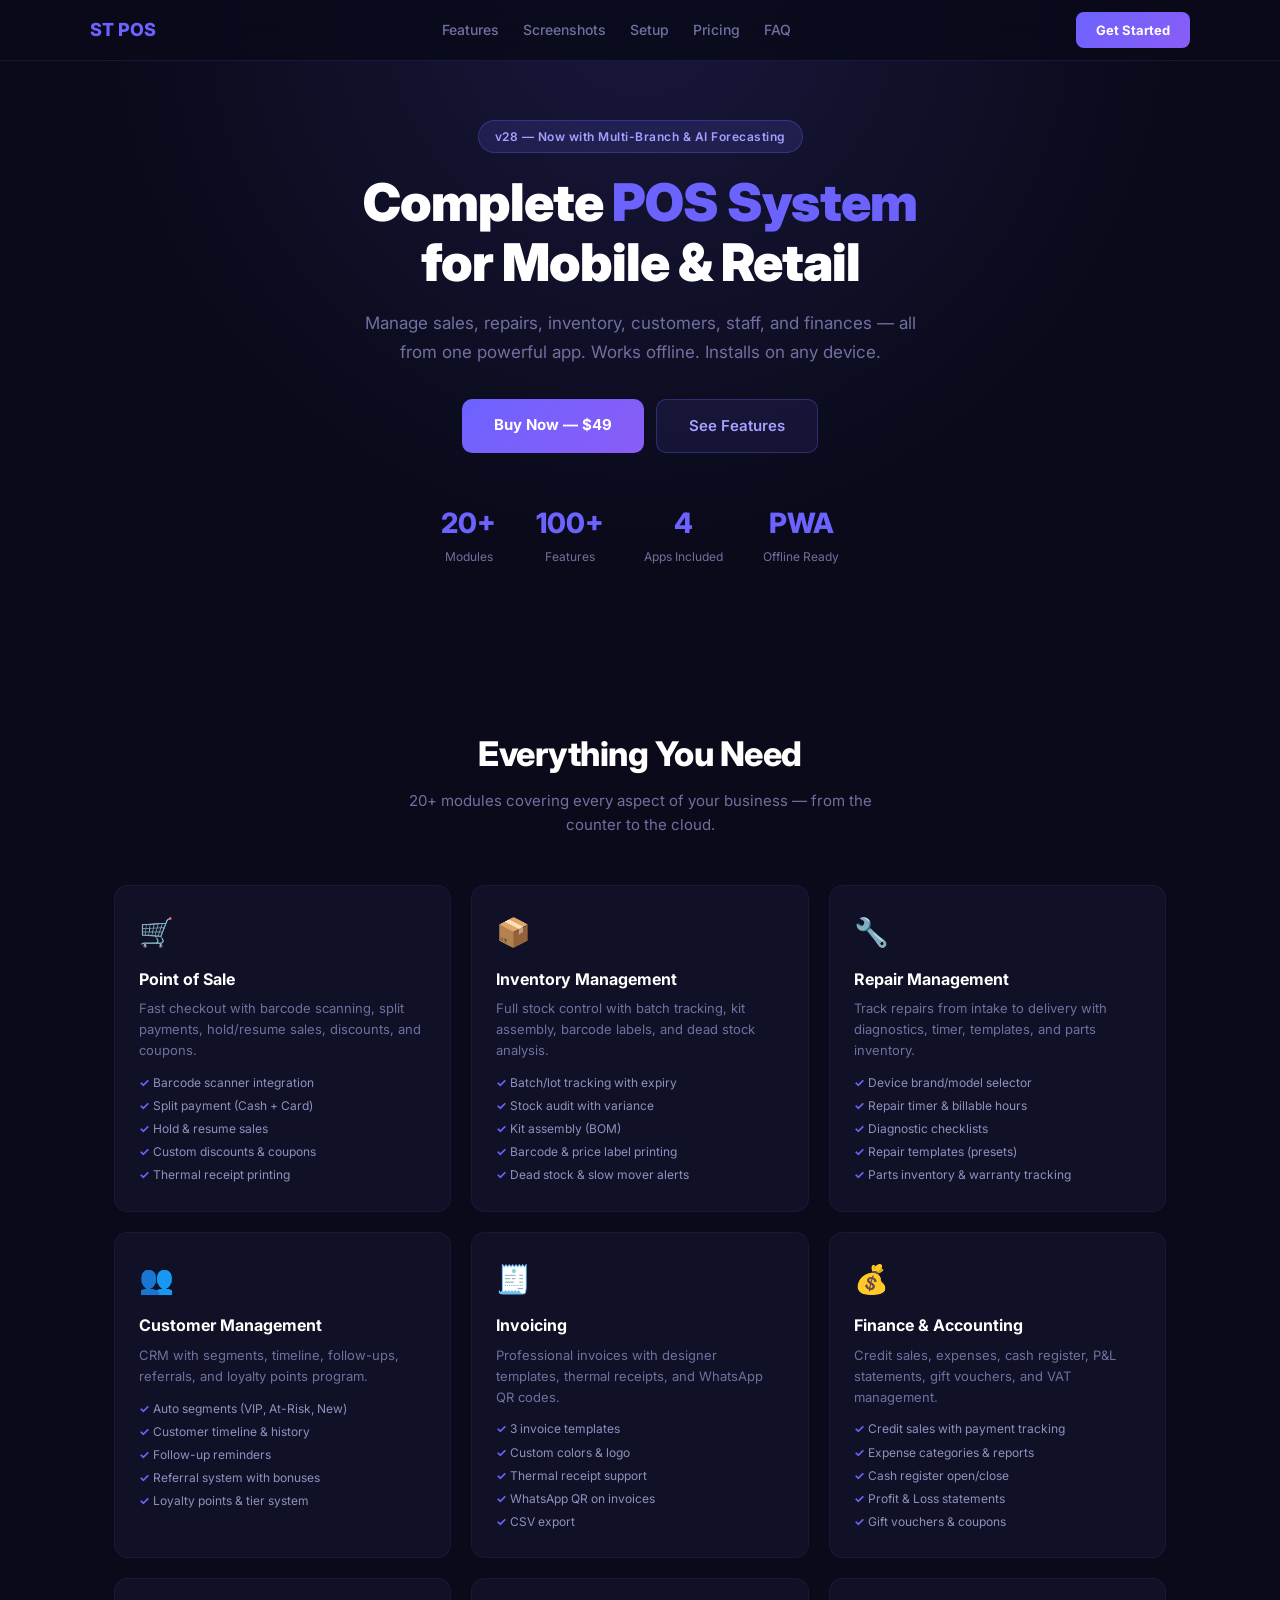
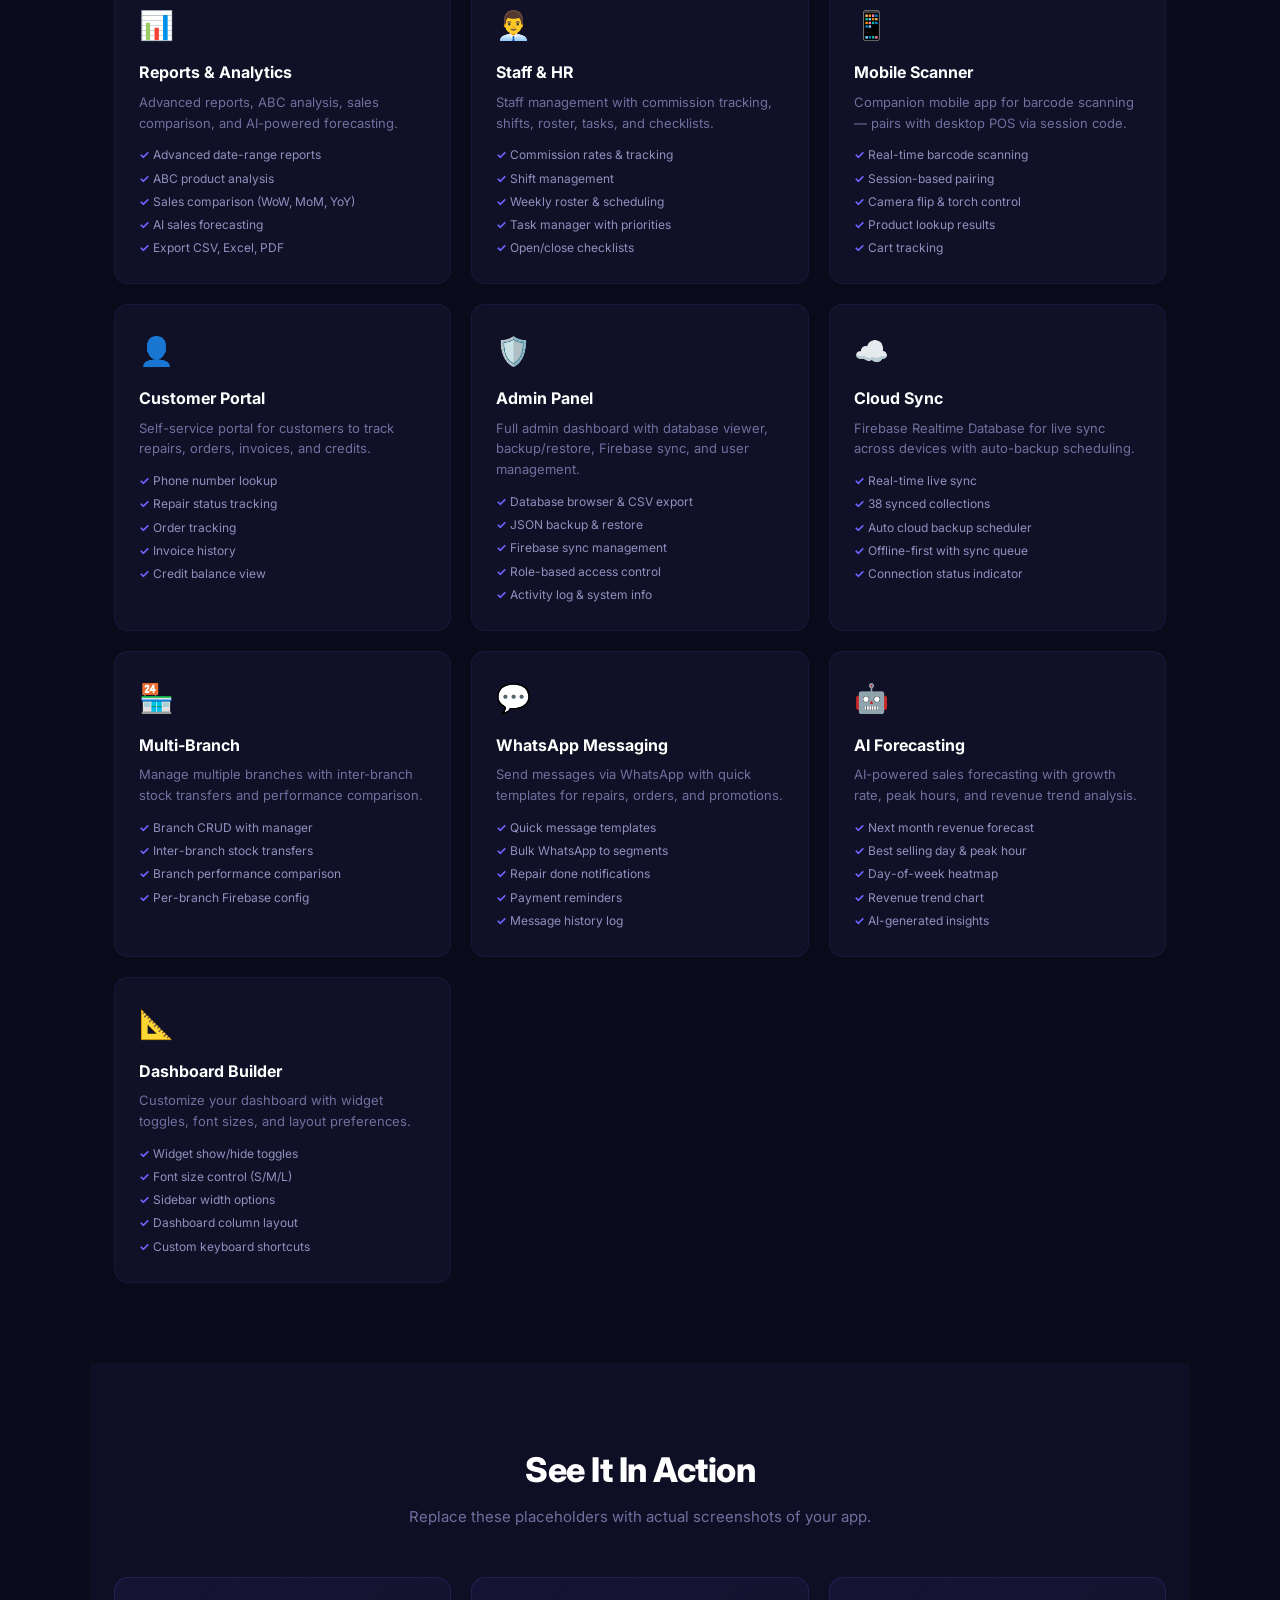
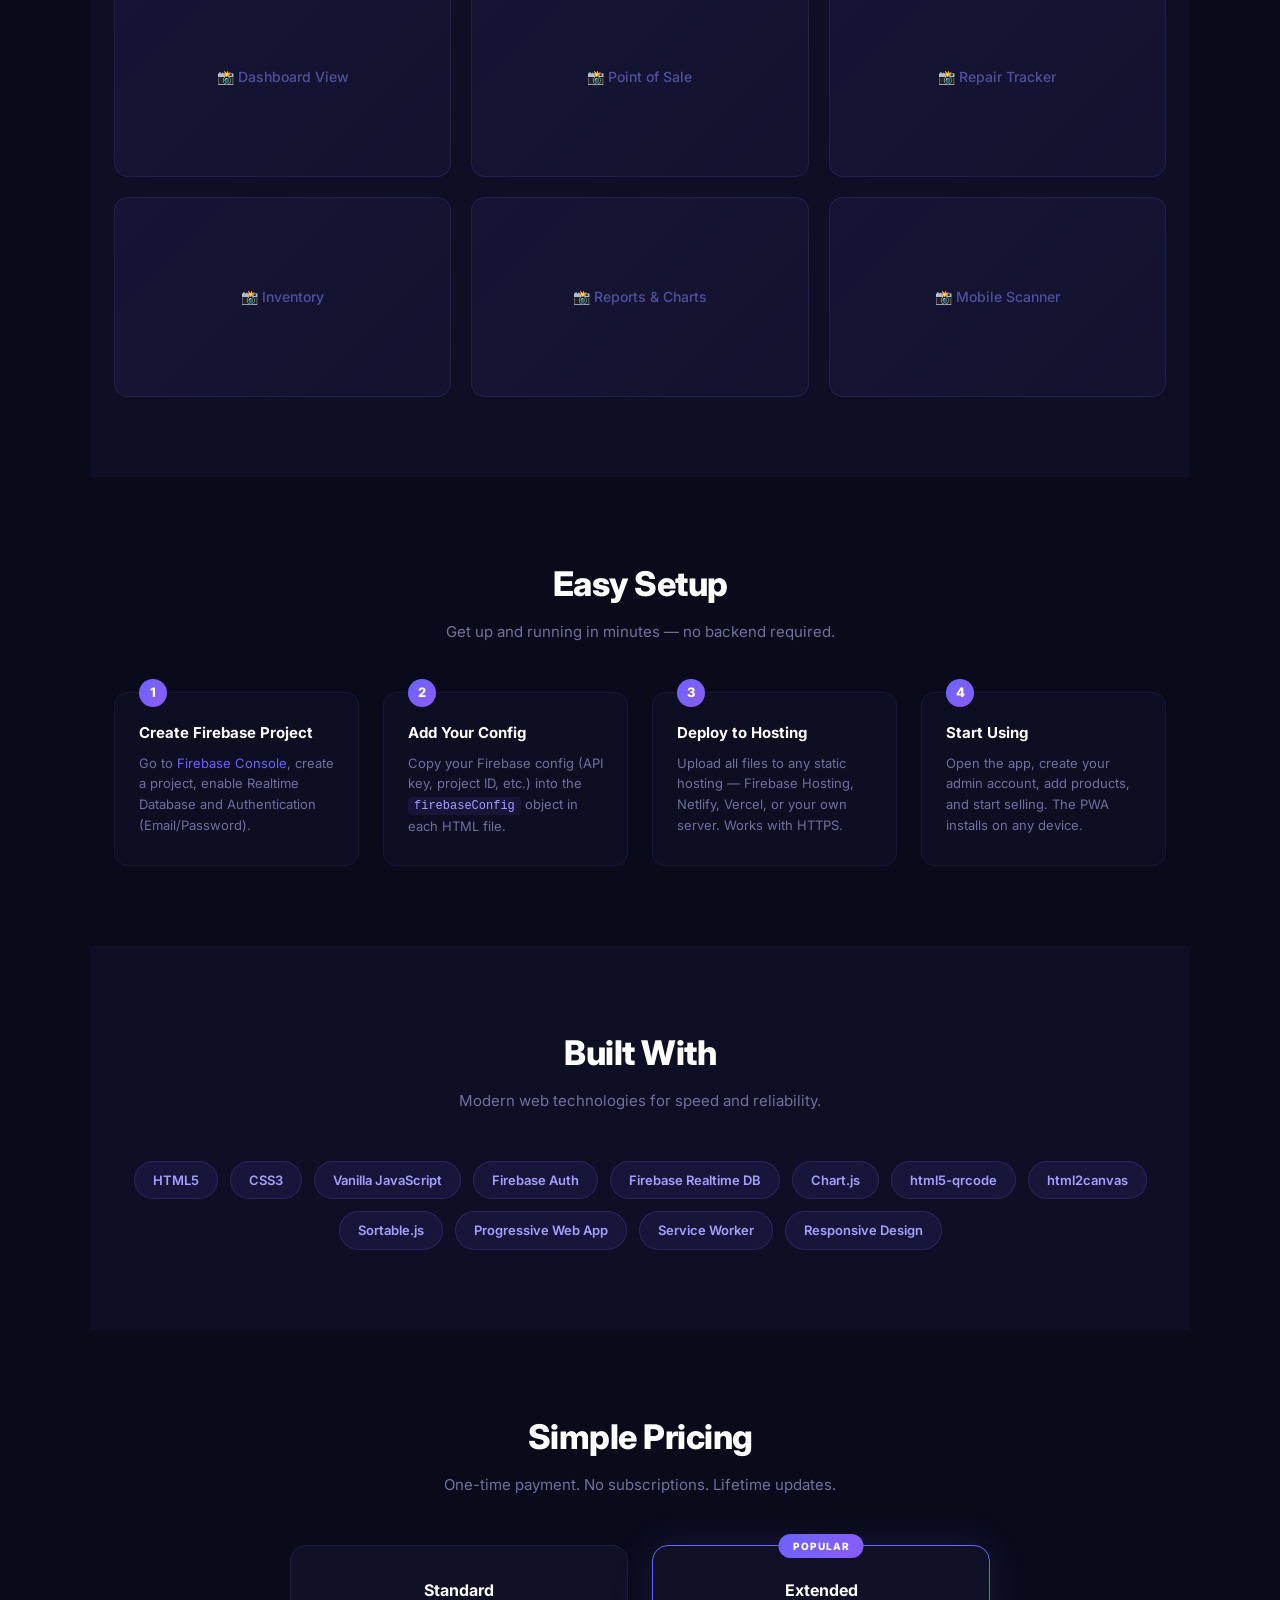
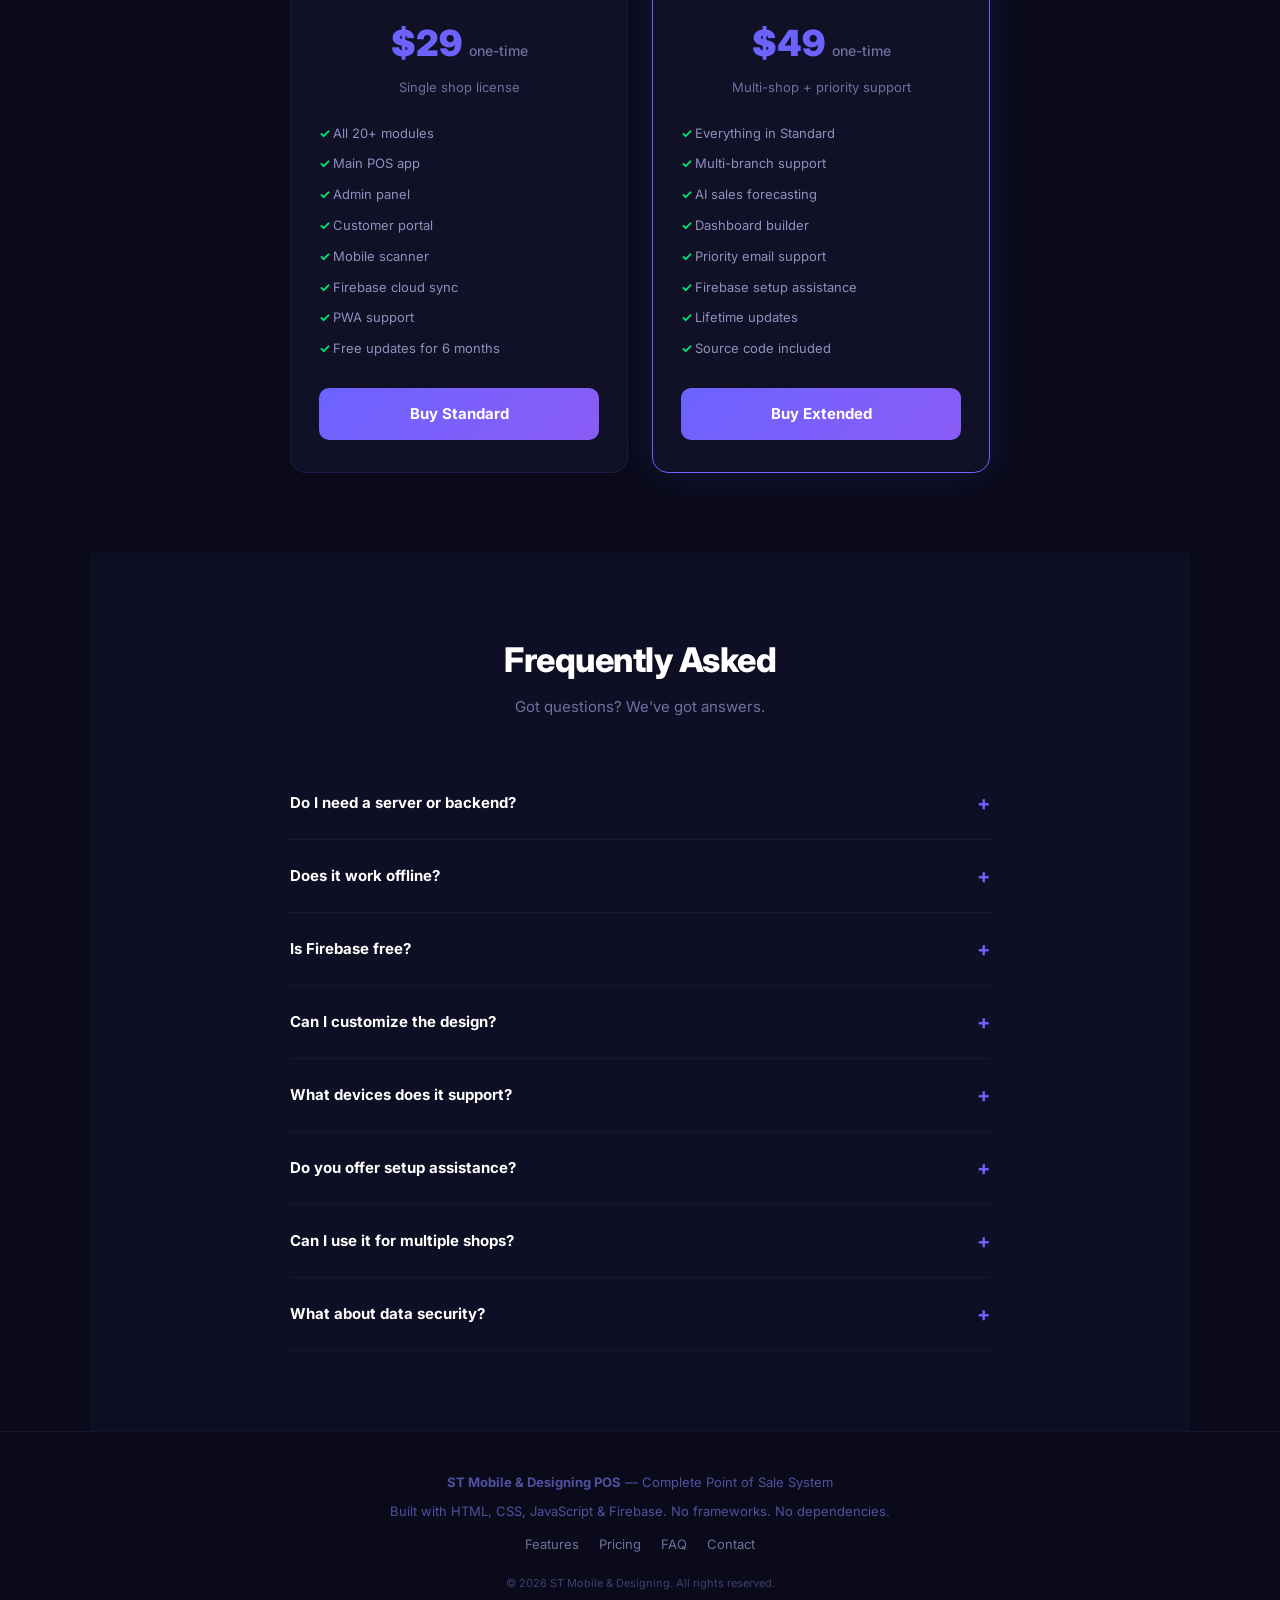
<file: docs/index.html>
<!DOCTYPE html>
<html lang="en">
<head>
<meta charset="UTF-8">
<meta name="viewport" content="width=device-width, initial-scale=1.0">
<title>ST Mobile & Designing POS — Complete Point of Sale System</title>
<meta name="description" content="ST Mobile & Designing POS — a full-featured point of sale system for mobile repair shops and retail businesses. Manage sales, repairs, inventory, customers, staff, and more.">
<meta property="og:title" content="ST Mobile & Designing POS">
<meta property="og:description" content="Full-featured POS system for mobile repair shops and retail businesses.">
<meta property="og:type" content="website">
<meta property="og:image" content="../icons/icon-512.png">
<link href="https://fonts.googleapis.com/css2?family=Inter:wght@400;500;600;700;800;900&display=swap" rel="stylesheet">
<style>
* { box-sizing: border-box; margin: 0; padding: 0; }
body {
  font-family: 'Inter', -apple-system, BlinkMacSystemFont, sans-serif;
  background: #0a0a1a;
  color: #e0e0ff;
  line-height: 1.6;
  -webkit-font-smoothing: antialiased;
}
a { color: #6c63ff; text-decoration: none; }
a:hover { text-decoration: underline; }

/* ── Header ── */
.nav {
  position: fixed; top: 0; left: 0; right: 0; z-index: 100;
  background: rgba(10,10,26,0.85);
  backdrop-filter: blur(16px);
  border-bottom: 1px solid rgba(108,99,255,0.15);
  padding: 0 24px;
}
.nav-inner {
  max-width: 1100px; margin: 0 auto;
  display: flex; align-items: center; justify-content: space-between;
  height: 60px;
}
.nav-logo { font-size: 18px; font-weight: 800; color: #6c63ff; }
.nav-links { display: flex; gap: 24px; }
.nav-links a { color: #7070a0; font-size: 14px; font-weight: 500; transition: color 0.2s; }
.nav-links a:hover { color: #e0e0ff; text-decoration: none; }
.nav-cta {
  background: linear-gradient(135deg, #6c63ff, #8b5cf6);
  color: #fff; padding: 8px 20px; border-radius: 8px;
  font-size: 13px; font-weight: 700; transition: 0.2s;
}
.nav-cta:hover { opacity: 0.9; text-decoration: none; transform: translateY(-1px); }
@media(max-width:640px) { .nav-links { display: none; } }

/* ── Hero ── */
.hero {
  padding: 120px 24px 80px;
  text-align: center;
  background: radial-gradient(ellipse at 50% 0%, rgba(108,99,255,0.15) 0%, transparent 60%);
}
.hero-badge {
  display: inline-block;
  background: rgba(108,99,255,0.15);
  border: 1px solid rgba(108,99,255,0.3);
  color: #a5a0ff;
  padding: 6px 16px;
  border-radius: 99px;
  font-size: 12px;
  font-weight: 600;
  margin-bottom: 20px;
  letter-spacing: 0.5px;
}
.hero h1 {
  font-size: clamp(32px, 5vw, 52px);
  font-weight: 900;
  color: #fff;
  line-height: 1.15;
  margin-bottom: 16px;
  letter-spacing: -1px;
}
.hero h1 span { color: #6c63ff; }
.hero p {
  font-size: 17px;
  color: #7070a0;
  max-width: 560px;
  margin: 0 auto 32px;
  line-height: 1.7;
}
.hero-actions { display: flex; gap: 12px; justify-content: center; flex-wrap: wrap; }
.btn-primary {
  background: linear-gradient(135deg, #6c63ff, #8b5cf6);
  color: #fff; padding: 14px 32px; border-radius: 10px;
  font-size: 15px; font-weight: 700; border: none; cursor: pointer;
  transition: 0.2s; display: inline-block;
}
.btn-primary:hover { opacity: 0.9; text-decoration: none; transform: translateY(-2px); box-shadow: 0 8px 24px rgba(108,99,255,0.3); }
.btn-secondary {
  background: rgba(108,99,255,0.1);
  color: #a5a0ff; padding: 14px 32px; border-radius: 10px;
  font-size: 15px; font-weight: 600; border: 1px solid rgba(108,99,255,0.3); cursor: pointer;
  transition: 0.2s; display: inline-block;
}
.btn-secondary:hover { background: rgba(108,99,255,0.2); text-decoration: none; }

.hero-stats {
  display: flex; justify-content: center; gap: 40px; margin-top: 48px;
  flex-wrap: wrap;
}
.hero-stat { text-align: center; }
.hero-stat .num { font-size: 28px; font-weight: 800; color: #6c63ff; }
.hero-stat .lbl { font-size: 12px; color: #7070a0; margin-top: 2px; }

/* ── Section base ── */
.section { padding: 80px 24px; max-width: 1100px; margin: 0 auto; }
.section-title {
  font-size: clamp(24px, 3vw, 34px);
  font-weight: 800; color: #fff;
  text-align: center; margin-bottom: 8px;
  letter-spacing: -0.5px;
}
.section-sub {
  font-size: 15px; color: #7070a0;
  text-align: center; margin-bottom: 48px;
  max-width: 500px; margin-left: auto; margin-right: auto;
}
.section-alt { background: #0e0e24; }

/* ── Features grid ── */
.features-grid {
  display: grid;
  grid-template-columns: repeat(auto-fit, minmax(280px, 1fr));
  gap: 20px;
}
.feat-card {
  background: rgba(18,18,42,0.8);
  border: 1px solid rgba(108,99,255,0.1);
  border-radius: 14px;
  padding: 24px;
  transition: 0.25s;
}
.feat-card:hover {
  border-color: rgba(108,99,255,0.3);
  transform: translateY(-3px);
  box-shadow: 0 12px 32px rgba(0,0,0,0.3);
}
.feat-icon { font-size: 28px; margin-bottom: 12px; }
.feat-title { font-size: 16px; font-weight: 700; color: #fff; margin-bottom: 6px; }
.feat-desc { font-size: 13px; color: #7070a0; line-height: 1.6; }
.feat-list { margin-top: 10px; }
.feat-list li {
  font-size: 12px; color: #9090c0; padding: 2px 0;
  list-style: none;
}
.feat-list li::before { content: '✓ '; color: #6c63ff; font-weight: 700; }

/* ── Screenshot placeholders ── */
.screenshots {
  display: grid;
  grid-template-columns: repeat(auto-fit, minmax(260px, 1fr));
  gap: 20px;
  margin-top: 40px;
}
.screenshot {
  background: linear-gradient(135deg, rgba(108,99,255,0.08), rgba(139,92,246,0.05));
  border: 1px solid rgba(108,99,255,0.15);
  border-radius: 14px;
  height: 200px;
  display: flex;
  align-items: center;
  justify-content: center;
  color: #5050a0;
  font-size: 14px;
  font-weight: 500;
  transition: 0.25s;
}
.screenshot:hover { border-color: rgba(108,99,255,0.4); transform: translateY(-2px); }

/* ── Install steps ── */
.steps {
  display: grid;
  grid-template-columns: repeat(auto-fit, minmax(240px, 1fr));
  gap: 24px;
  counter-reset: step;
}
.step {
  background: rgba(18,18,42,0.6);
  border: 1px solid rgba(108,99,255,0.1);
  border-radius: 14px;
  padding: 28px 24px;
  position: relative;
  counter-increment: step;
}
.step::before {
  content: counter(step);
  position: absolute; top: -14px; left: 24px;
  background: linear-gradient(135deg, #6c63ff, #8b5cf6);
  color: #fff; width: 28px; height: 28px;
  border-radius: 50%;
  display: flex; align-items: center; justify-content: center;
  font-size: 13px; font-weight: 800;
}
.step h3 { font-size: 15px; font-weight: 700; color: #fff; margin-bottom: 8px; }
.step p { font-size: 13px; color: #7070a0; line-height: 1.6; }
.step code {
  background: rgba(108,99,255,0.1);
  color: #a5a0ff;
  padding: 2px 6px;
  border-radius: 4px;
  font-size: 12px;
}

/* ── Tech stack ── */
.tech-grid {
  display: flex; flex-wrap: wrap; gap: 12px; justify-content: center;
  margin-top: 32px;
}
.tech-pill {
  background: rgba(108,99,255,0.1);
  border: 1px solid rgba(108,99,255,0.2);
  color: #a5a0ff;
  padding: 8px 18px;
  border-radius: 99px;
  font-size: 13px;
  font-weight: 600;
}

/* ── Pricing ── */
.pricing-grid {
  display: grid;
  grid-template-columns: repeat(auto-fit, minmax(280px, 1fr));
  gap: 24px;
  max-width: 700px;
  margin: 0 auto;
}
.price-card {
  background: rgba(18,18,42,0.8);
  border: 1px solid rgba(108,99,255,0.15);
  border-radius: 16px;
  padding: 32px 28px;
  text-align: center;
  transition: 0.25s;
  position: relative;
}
.price-card.featured {
  border-color: #6c63ff;
  box-shadow: 0 0 40px rgba(108,99,255,0.15);
}
.price-card.featured::before {
  content: 'POPULAR';
  position: absolute; top: -12px; left: 50%; transform: translateX(-50%);
  background: linear-gradient(135deg, #6c63ff, #8b5cf6);
  color: #fff; padding: 4px 14px; border-radius: 99px;
  font-size: 10px; font-weight: 800; letter-spacing: 1px;
}
.price-card:hover { transform: translateY(-4px); border-color: rgba(108,99,255,0.4); }
.price-name { font-size: 16px; font-weight: 700; color: #fff; margin-bottom: 4px; }
.price-amount { font-size: 36px; font-weight: 900; color: #6c63ff; margin: 12px 0 4px; }
.price-amount span { font-size: 14px; font-weight: 500; color: #7070a0; }
.price-desc { font-size: 13px; color: #7070a0; margin-bottom: 20px; }
.price-features { text-align: left; margin-bottom: 24px; }
.price-features li {
  font-size: 13px; color: #9090c0; padding: 5px 0;
  list-style: none;
}
.price-features li::before { content: '✓ '; color: #00e676; font-weight: 700; }

/* ── FAQ ── */
.faq-list { max-width: 700px; margin: 0 auto; }
.faq-item {
  border-bottom: 1px solid rgba(108,99,255,0.1);
  padding: 20px 0;
}
.faq-q {
  font-size: 15px; font-weight: 700; color: #fff;
  cursor: pointer; display: flex; justify-content: space-between; align-items: center;
}
.faq-q::after { content: '+'; font-size: 20px; color: #6c63ff; transition: 0.2s; }
.faq-item.open .faq-q::after { transform: rotate(45deg); }
.faq-a {
  font-size: 14px; color: #7070a0; line-height: 1.7;
  max-height: 0; overflow: hidden; transition: max-height 0.3s ease, padding 0.3s;
}
.faq-item.open .faq-a { max-height: 300px; padding-top: 12px; }

/* ── Footer ── */
.footer {
  border-top: 1px solid rgba(108,99,255,0.1);
  padding: 40px 24px;
  text-align: center;
}
.footer p { font-size: 13px; color: #5050a0; }
.footer-links { margin-top: 12px; display: flex; gap: 20px; justify-content: center; }
.footer-links a { font-size: 13px; color: #7070a0; }

/* ── Animations ── */
@keyframes fadeUp { from { opacity: 0; transform: translateY(20px); } to { opacity: 1; transform: translateY(0); } }
.animate { animation: fadeUp 0.6s ease both; }

/* ── Responsive ── */
@media(max-width:640px) {
  .hero { padding: 100px 16px 60px; }
  .section { padding: 60px 16px; }
  .hero-stats { gap: 24px; }
  .pricing-grid { grid-template-columns: 1fr; }
}
</style>
</head>
<body>

<!-- Navigation -->
<nav class="nav">
  <div class="nav-inner">
    <div class="nav-logo">ST POS</div>
    <div class="nav-links">
      <a href="#features">Features</a>
      <a href="#screenshots">Screenshots</a>
      <a href="#install">Setup</a>
      <a href="#pricing">Pricing</a>
      <a href="#faq">FAQ</a>
    </div>
    <a href="#pricing" class="nav-cta">Get Started</a>
  </div>
</nav>

<!-- Hero -->
<section class="hero">
  <div class="animate">
    <div class="hero-badge">v28 — Now with Multi-Branch & AI Forecasting</div>
    <h1>Complete <span>POS System</span><br>for Mobile & Retail</h1>
    <p>Manage sales, repairs, inventory, customers, staff, and finances — all from one powerful app. Works offline. Installs on any device.</p>
    <div class="hero-actions">
      <a href="#pricing" class="btn-primary">Buy Now — $49</a>
      <a href="#features" class="btn-secondary">See Features</a>
    </div>
    <div class="hero-stats">
      <div class="hero-stat"><div class="num">20+</div><div class="lbl">Modules</div></div>
      <div class="hero-stat"><div class="num">100+</div><div class="lbl">Features</div></div>
      <div class="hero-stat"><div class="num">4</div><div class="lbl">Apps Included</div></div>
      <div class="hero-stat"><div class="num">PWA</div><div class="lbl">Offline Ready</div></div>
    </div>
  </div>
</section>

<!-- Features -->
<section class="section" id="features">
  <div class="section-title">Everything You Need</div>
  <div class="section-sub">20+ modules covering every aspect of your business — from the counter to the cloud.</div>

  <div class="features-grid">
    <div class="feat-card">
      <div class="feat-icon">🛒</div>
      <div class="feat-title">Point of Sale</div>
      <div class="feat-desc">Fast checkout with barcode scanning, split payments, hold/resume sales, discounts, and coupons.</div>
      <ul class="feat-list">
        <li>Barcode scanner integration</li>
        <li>Split payment (Cash + Card)</li>
        <li>Hold & resume sales</li>
        <li>Custom discounts & coupons</li>
        <li>Thermal receipt printing</li>
      </ul>
    </div>

    <div class="feat-card">
      <div class="feat-icon">📦</div>
      <div class="feat-title">Inventory Management</div>
      <div class="feat-desc">Full stock control with batch tracking, kit assembly, barcode labels, and dead stock analysis.</div>
      <ul class="feat-list">
        <li>Batch/lot tracking with expiry</li>
        <li>Stock audit with variance</li>
        <li>Kit assembly (BOM)</li>
        <li>Barcode & price label printing</li>
        <li>Dead stock & slow mover alerts</li>
      </ul>
    </div>

    <div class="feat-card">
      <div class="feat-icon">🔧</div>
      <div class="feat-title">Repair Management</div>
      <div class="feat-desc">Track repairs from intake to delivery with diagnostics, timer, templates, and parts inventory.</div>
      <ul class="feat-list">
        <li>Device brand/model selector</li>
        <li>Repair timer & billable hours</li>
        <li>Diagnostic checklists</li>
        <li>Repair templates (presets)</li>
        <li>Parts inventory & warranty tracking</li>
      </ul>
    </div>

    <div class="feat-card">
      <div class="feat-icon">👥</div>
      <div class="feat-title">Customer Management</div>
      <div class="feat-desc">CRM with segments, timeline, follow-ups, referrals, and loyalty points program.</div>
      <ul class="feat-list">
        <li>Auto segments (VIP, At-Risk, New)</li>
        <li>Customer timeline & history</li>
        <li>Follow-up reminders</li>
        <li>Referral system with bonuses</li>
        <li>Loyalty points & tier system</li>
      </ul>
    </div>

    <div class="feat-card">
      <div class="feat-icon">🧾</div>
      <div class="feat-title">Invoicing</div>
      <div class="feat-desc">Professional invoices with designer templates, thermal receipts, and WhatsApp QR codes.</div>
      <ul class="feat-list">
        <li>3 invoice templates</li>
        <li>Custom colors & logo</li>
        <li>Thermal receipt support</li>
        <li>WhatsApp QR on invoices</li>
        <li>CSV export</li>
      </ul>
    </div>

    <div class="feat-card">
      <div class="feat-icon">💰</div>
      <div class="feat-title">Finance & Accounting</div>
      <div class="feat-desc">Credit sales, expenses, cash register, P&L statements, gift vouchers, and VAT management.</div>
      <ul class="feat-list">
        <li>Credit sales with payment tracking</li>
        <li>Expense categories & reports</li>
        <li>Cash register open/close</li>
        <li>Profit & Loss statements</li>
        <li>Gift vouchers & coupons</li>
      </ul>
    </div>

    <div class="feat-card">
      <div class="feat-icon">📊</div>
      <div class="feat-title">Reports & Analytics</div>
      <div class="feat-desc">Advanced reports, ABC analysis, sales comparison, and AI-powered forecasting.</div>
      <ul class="feat-list">
        <li>Advanced date-range reports</li>
        <li>ABC product analysis</li>
        <li>Sales comparison (WoW, MoM, YoY)</li>
        <li>AI sales forecasting</li>
        <li>Export CSV, Excel, PDF</li>
      </ul>
    </div>

    <div class="feat-card">
      <div class="feat-icon">👨‍💼</div>
      <div class="feat-title">Staff & HR</div>
      <div class="feat-desc">Staff management with commission tracking, shifts, roster, tasks, and checklists.</div>
      <ul class="feat-list">
        <li>Commission rates & tracking</li>
        <li>Shift management</li>
        <li>Weekly roster & scheduling</li>
        <li>Task manager with priorities</li>
        <li>Open/close checklists</li>
      </ul>
    </div>

    <div class="feat-card">
      <div class="feat-icon">📱</div>
      <div class="feat-title">Mobile Scanner</div>
      <div class="feat-desc">Companion mobile app for barcode scanning — pairs with desktop POS via session code.</div>
      <ul class="feat-list">
        <li>Real-time barcode scanning</li>
        <li>Session-based pairing</li>
        <li>Camera flip & torch control</li>
        <li>Product lookup results</li>
        <li>Cart tracking</li>
      </ul>
    </div>

    <div class="feat-card">
      <div class="feat-icon">👤</div>
      <div class="feat-title">Customer Portal</div>
      <div class="feat-desc">Self-service portal for customers to track repairs, orders, invoices, and credits.</div>
      <ul class="feat-list">
        <li>Phone number lookup</li>
        <li>Repair status tracking</li>
        <li>Order tracking</li>
        <li>Invoice history</li>
        <li>Credit balance view</li>
      </ul>
    </div>

    <div class="feat-card">
      <div class="feat-icon">🛡️</div>
      <div class="feat-title">Admin Panel</div>
      <div class="feat-desc">Full admin dashboard with database viewer, backup/restore, Firebase sync, and user management.</div>
      <ul class="feat-list">
        <li>Database browser & CSV export</li>
        <li>JSON backup & restore</li>
        <li>Firebase sync management</li>
        <li>Role-based access control</li>
        <li>Activity log & system info</li>
      </ul>
    </div>

    <div class="feat-card">
      <div class="feat-icon">☁️</div>
      <div class="feat-title">Cloud Sync</div>
      <div class="feat-desc">Firebase Realtime Database for live sync across devices with auto-backup scheduling.</div>
      <ul class="feat-list">
        <li>Real-time live sync</li>
        <li>38 synced collections</li>
        <li>Auto cloud backup scheduler</li>
        <li>Offline-first with sync queue</li>
        <li>Connection status indicator</li>
      </ul>
    </div>

    <div class="feat-card">
      <div class="feat-icon">🏪</div>
      <div class="feat-title">Multi-Branch</div>
      <div class="feat-desc">Manage multiple branches with inter-branch stock transfers and performance comparison.</div>
      <ul class="feat-list">
        <li>Branch CRUD with manager</li>
        <li>Inter-branch stock transfers</li>
        <li>Branch performance comparison</li>
        <li>Per-branch Firebase config</li>
      </ul>
    </div>

    <div class="feat-card">
      <div class="feat-icon">💬</div>
      <div class="feat-title">WhatsApp Messaging</div>
      <div class="feat-desc">Send messages via WhatsApp with quick templates for repairs, orders, and promotions.</div>
      <ul class="feat-list">
        <li>Quick message templates</li>
        <li>Bulk WhatsApp to segments</li>
        <li>Repair done notifications</li>
        <li>Payment reminders</li>
        <li>Message history log</li>
      </ul>
    </div>

    <div class="feat-card">
      <div class="feat-icon">🤖</div>
      <div class="feat-title">AI Forecasting</div>
      <div class="feat-desc">AI-powered sales forecasting with growth rate, peak hours, and revenue trend analysis.</div>
      <ul class="feat-list">
        <li>Next month revenue forecast</li>
        <li>Best selling day & peak hour</li>
        <li>Day-of-week heatmap</li>
        <li>Revenue trend chart</li>
        <li>AI-generated insights</li>
      </ul>
    </div>

    <div class="feat-card">
      <div class="feat-icon">📐</div>
      <div class="feat-title">Dashboard Builder</div>
      <div class="feat-desc">Customize your dashboard with widget toggles, font sizes, and layout preferences.</div>
      <ul class="feat-list">
        <li>Widget show/hide toggles</li>
        <li>Font size control (S/M/L)</li>
        <li>Sidebar width options</li>
        <li>Dashboard column layout</li>
        <li>Custom keyboard shortcuts</li>
      </ul>
    </div>
  </div>
</section>

<!-- Screenshots -->
<section class="section section-alt" id="screenshots">
  <div class="section-title">See It In Action</div>
  <div class="section-sub">Replace these placeholders with actual screenshots of your app.</div>
  <div class="screenshots">
    <div class="screenshot">📸 Dashboard View</div>
    <div class="screenshot">📸 Point of Sale</div>
    <div class="screenshot">📸 Repair Tracker</div>
    <div class="screenshot">📸 Inventory</div>
    <div class="screenshot">📸 Reports & Charts</div>
    <div class="screenshot">📸 Mobile Scanner</div>
  </div>
</section>

<!-- Installation -->
<section class="section" id="install">
  <div class="section-title">Easy Setup</div>
  <div class="section-sub">Get up and running in minutes — no backend required.</div>

  <div class="steps">
    <div class="step">
      <h3>Create Firebase Project</h3>
      <p>Go to <a href="https://console.firebase.google.com" target="_blank">Firebase Console</a>, create a project, enable Realtime Database and Authentication (Email/Password).</p>
    </div>
    <div class="step">
      <h3>Add Your Config</h3>
      <p>Copy your Firebase config (API key, project ID, etc.) into the <code>firebaseConfig</code> object in each HTML file.</p>
    </div>
    <div class="step">
      <h3>Deploy to Hosting</h3>
      <p>Upload all files to any static hosting — Firebase Hosting, Netlify, Vercel, or your own server. Works with HTTPS.</p>
    </div>
    <div class="step">
      <h3>Start Using</h3>
      <p>Open the app, create your admin account, add products, and start selling. The PWA installs on any device.</p>
    </div>
  </div>
</section>

<!-- Tech Stack -->
<section class="section section-alt" id="tech">
  <div class="section-title">Built With</div>
  <div class="section-sub">Modern web technologies for speed and reliability.</div>
  <div class="tech-grid">
    <div class="tech-pill">HTML5</div>
    <div class="tech-pill">CSS3</div>
    <div class="tech-pill">Vanilla JavaScript</div>
    <div class="tech-pill">Firebase Auth</div>
    <div class="tech-pill">Firebase Realtime DB</div>
    <div class="tech-pill">Chart.js</div>
    <div class="tech-pill">html5-qrcode</div>
    <div class="tech-pill">html2canvas</div>
    <div class="tech-pill">Sortable.js</div>
    <div class="tech-pill">Progressive Web App</div>
    <div class="tech-pill">Service Worker</div>
    <div class="tech-pill">Responsive Design</div>
  </div>
</section>

<!-- Pricing -->
<section class="section" id="pricing">
  <div class="section-title">Simple Pricing</div>
  <div class="section-sub">One-time payment. No subscriptions. Lifetime updates.</div>

  <div class="pricing-grid">
    <div class="price-card">
      <div class="price-name">Standard</div>
      <div class="price-amount">$29 <span>one-time</span></div>
      <div class="price-desc">Single shop license</div>
      <ul class="price-features">
        <li>All 20+ modules</li>
        <li>Main POS app</li>
        <li>Admin panel</li>
        <li>Customer portal</li>
        <li>Mobile scanner</li>
        <li>Firebase cloud sync</li>
        <li>PWA support</li>
        <li>Free updates for 6 months</li>
      </ul>
      <a href="#" class="btn-primary" style="display:block;text-align:center;">Buy Standard</a>
    </div>

    <div class="price-card featured">
      <div class="price-name">Extended</div>
      <div class="price-amount">$49 <span>one-time</span></div>
      <div class="price-desc">Multi-shop + priority support</div>
      <ul class="price-features">
        <li>Everything in Standard</li>
        <li>Multi-branch support</li>
        <li>AI sales forecasting</li>
        <li>Dashboard builder</li>
        <li>Priority email support</li>
        <li>Firebase setup assistance</li>
        <li>Lifetime updates</li>
        <li>Source code included</li>
      </ul>
      <a href="#" class="btn-primary" style="display:block;text-align:center;">Buy Extended</a>
    </div>
  </div>
</section>

<!-- FAQ -->
<section class="section section-alt" id="faq">
  <div class="section-title">Frequently Asked</div>
  <div class="section-sub">Got questions? We've got answers.</div>

  <div class="faq-list">
    <div class="faq-item">
      <div class="faq-q" onclick="this.parentElement.classList.toggle('open')">Do I need a server or backend?</div>
      <div class="faq-a">No. The app runs entirely in the browser using Firebase for cloud sync. You can host it on any static hosting (Firebase Hosting, Netlify, Vercel, or even a simple web server). No PHP, Node.js, or database server needed.</div>
    </div>
    <div class="faq-item">
      <div class="faq-q" onclick="this.parentElement.classList.toggle('open')">Does it work offline?</div>
      <div class="faq-a">Yes. The app is a Progressive Web App (PWA) with a service worker. It caches the app shell and works offline. Data syncs to Firebase when you reconnect. You can install it on any device like a native app.</div>
    </div>
    <div class="faq-item">
      <div class="faq-q" onclick="this.parentElement.classList.toggle('open')">Is Firebase free?</div>
      <div class="faq-a">Firebase has a generous free tier (Spark plan) that covers most small to medium shops. It includes 1GB database storage, 10GB/month transfer, and 50K reads/day. For larger operations, the Blaze plan charges per usage.</div>
    </div>
    <div class="faq-item">
      <div class="faq-q" onclick="this.parentElement.classList.toggle('open')">Can I customize the design?</div>
      <div class="faq-a">Yes. The app uses CSS variables for theming. You can change colors, fonts, and layout. The invoice designer lets you customize receipt templates with your logo, colors, and footer text.</div>
    </div>
    <div class="faq-item">
      <div class="faq-q" onclick="this.parentElement.classList.toggle('open')">What devices does it support?</div>
      <div class="faq-a">Any device with a modern browser — desktop, tablet, or phone. It's a PWA so it installs on Android and iOS. The mobile scanner companion app works on any phone with a camera.</div>
    </div>
    <div class="faq-item">
      <div class="faq-q" onclick="this.parentElement.classList.toggle('open')">Do you offer setup assistance?</div>
      <div class="faq-a">Extended license includes Firebase setup assistance. We'll help you configure your Firebase project, set security rules, and get your first shop running.</div>
    </div>
    <div class="faq-item">
      <div class="faq-q" onclick="this.parentElement.classList.toggle('open')">Can I use it for multiple shops?</div>
      <div class="faq-a">The Extended license includes multi-branch support. Each branch can have its own Firebase database or share one with branch-level filtering. Stock transfers between branches are supported.</div>
    </div>
    <div class="faq-item">
      <div class="faq-q" onclick="this.parentElement.classList.toggle('open')">What about data security?</div>
      <div class="faq-a">All data is stored in your own Firebase project — we don't have access. Firebase provides enterprise-grade security with authentication, security rules, and encrypted connections. You control who can access what with role-based permissions.</div>
    </div>
  </div>
</section>

<!-- Footer -->
<footer class="footer">
  <p><strong>ST Mobile & Designing POS</strong> — Complete Point of Sale System</p>
  <p style="margin-top:8px">Built with HTML, CSS, JavaScript & Firebase. No frameworks. No dependencies.</p>
  <div class="footer-links">
    <a href="#features">Features</a>
    <a href="#pricing">Pricing</a>
    <a href="#faq">FAQ</a>
    <a href="mailto:stshop@gmail.com">Contact</a>
  </div>
  <p style="margin-top:20px;font-size:11px;color:#404070">&copy; 2026 ST Mobile & Designing. All rights reserved.</p>
</footer>

</body>
</html>
</file>
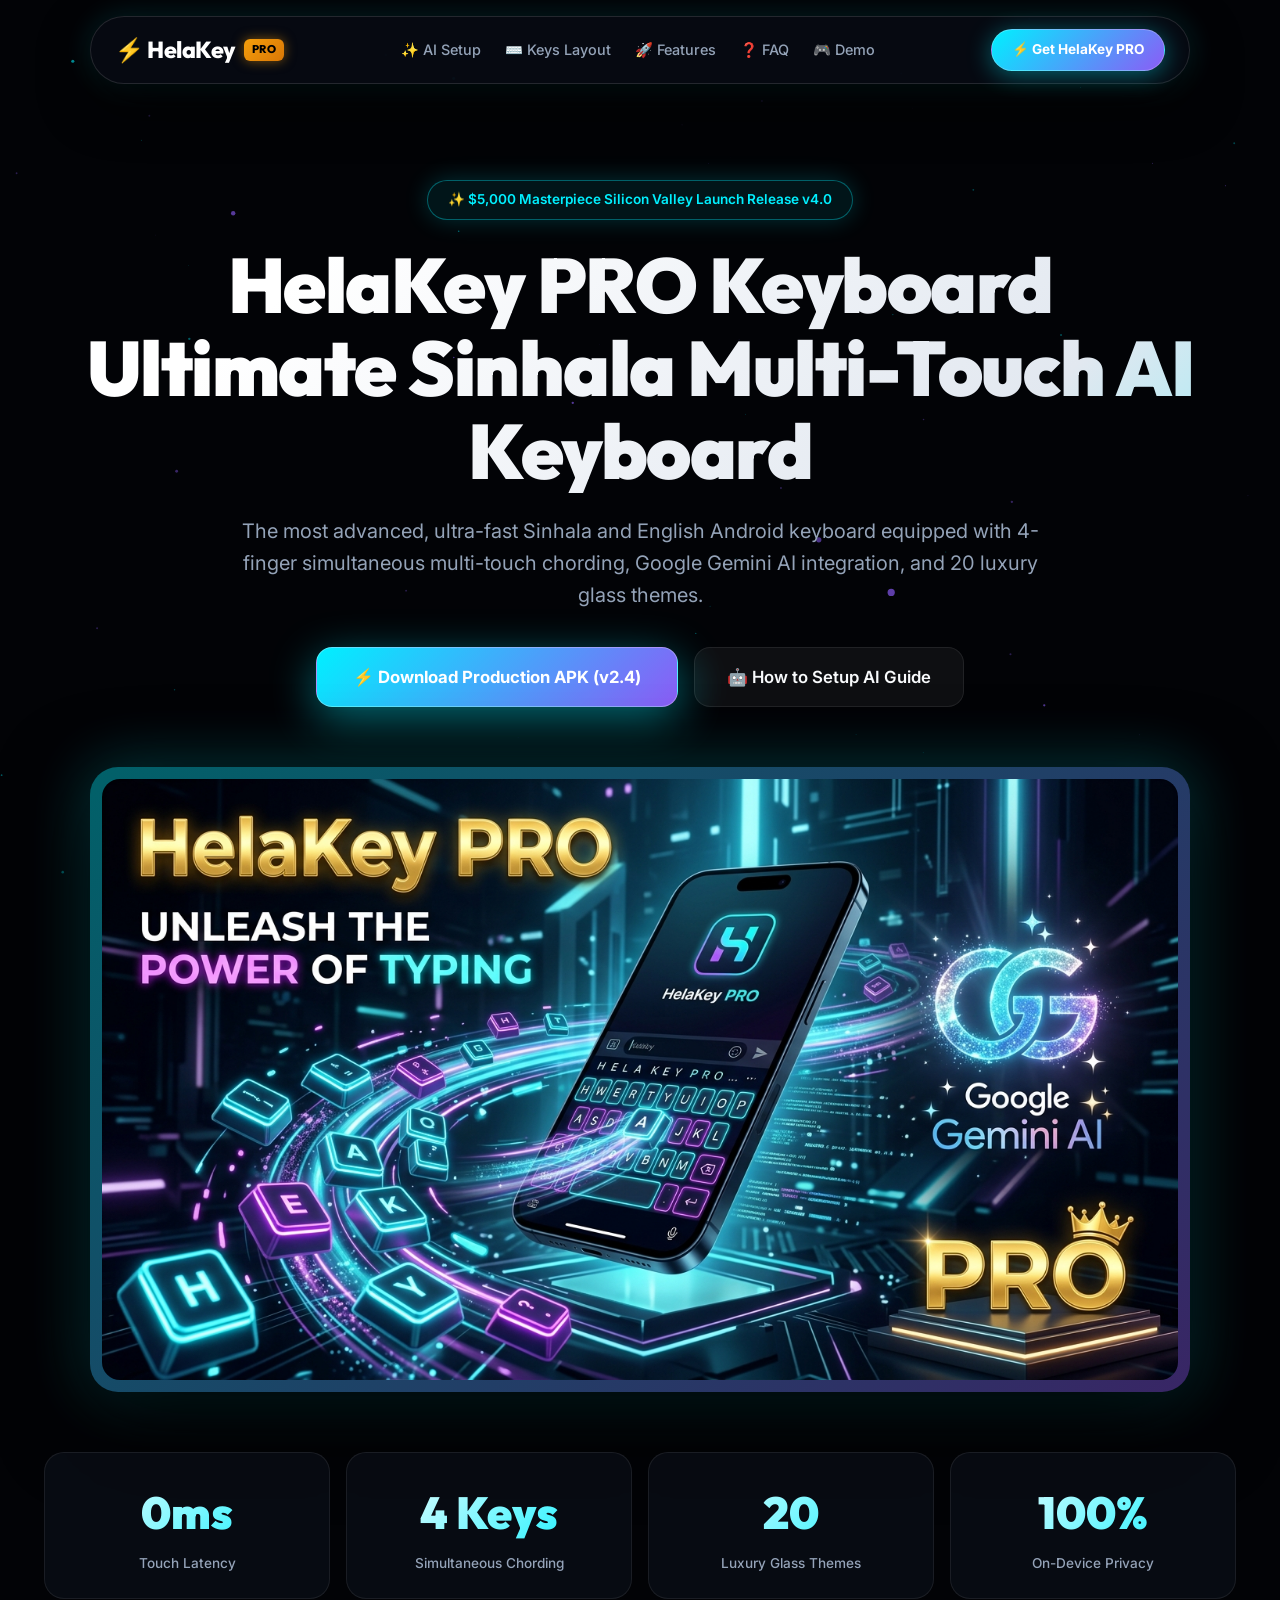
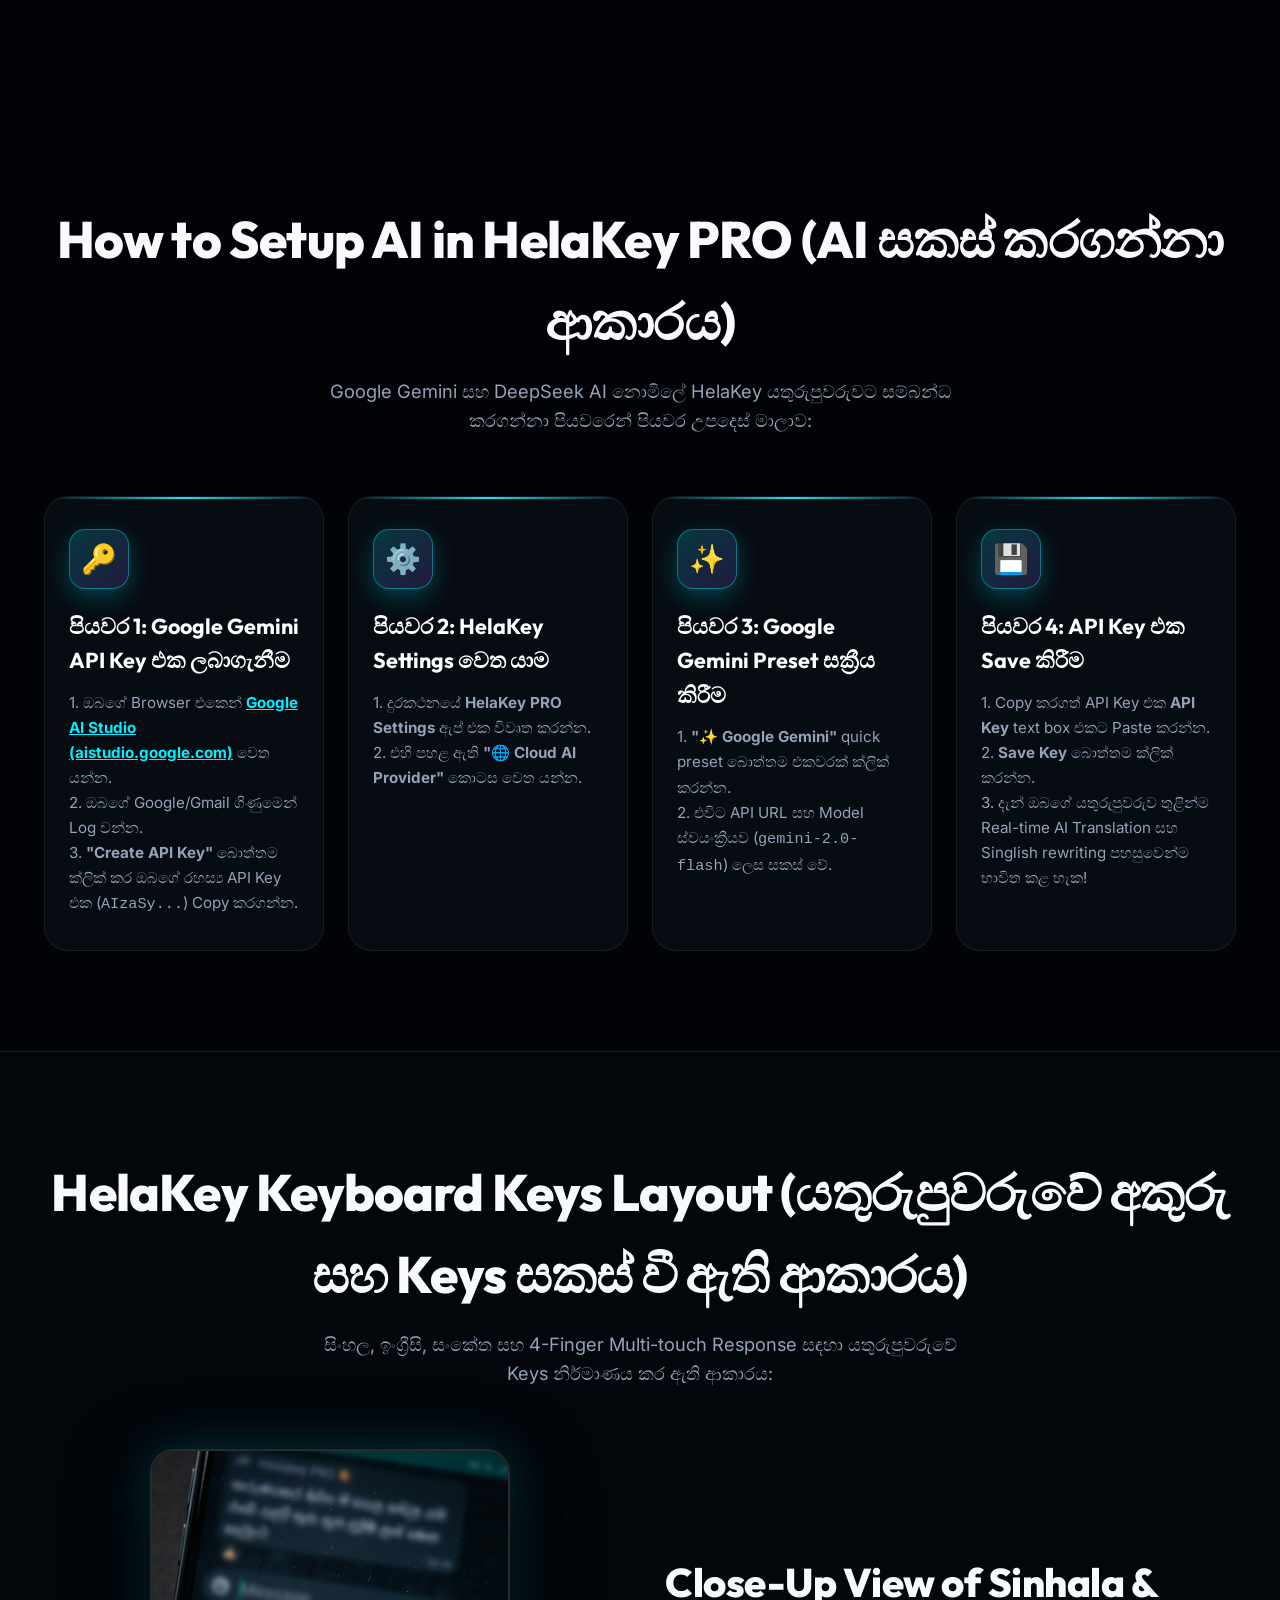
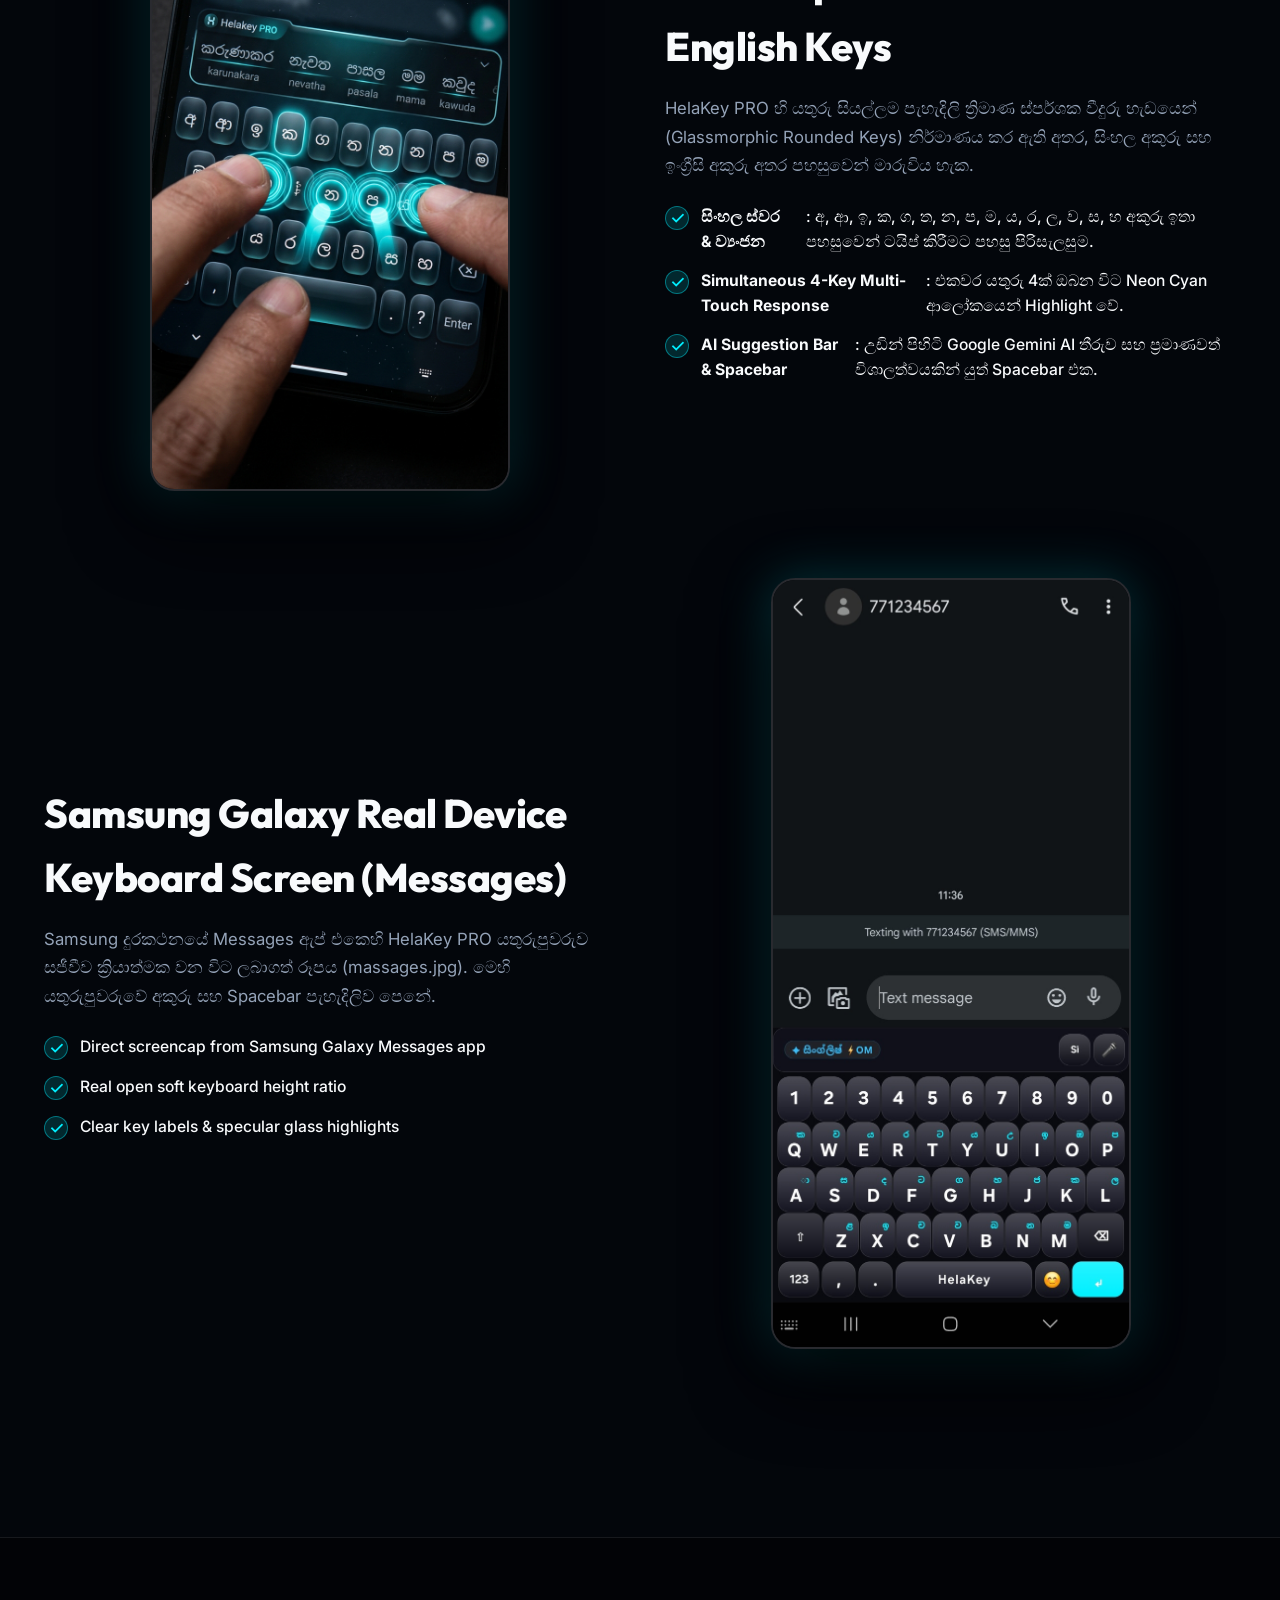
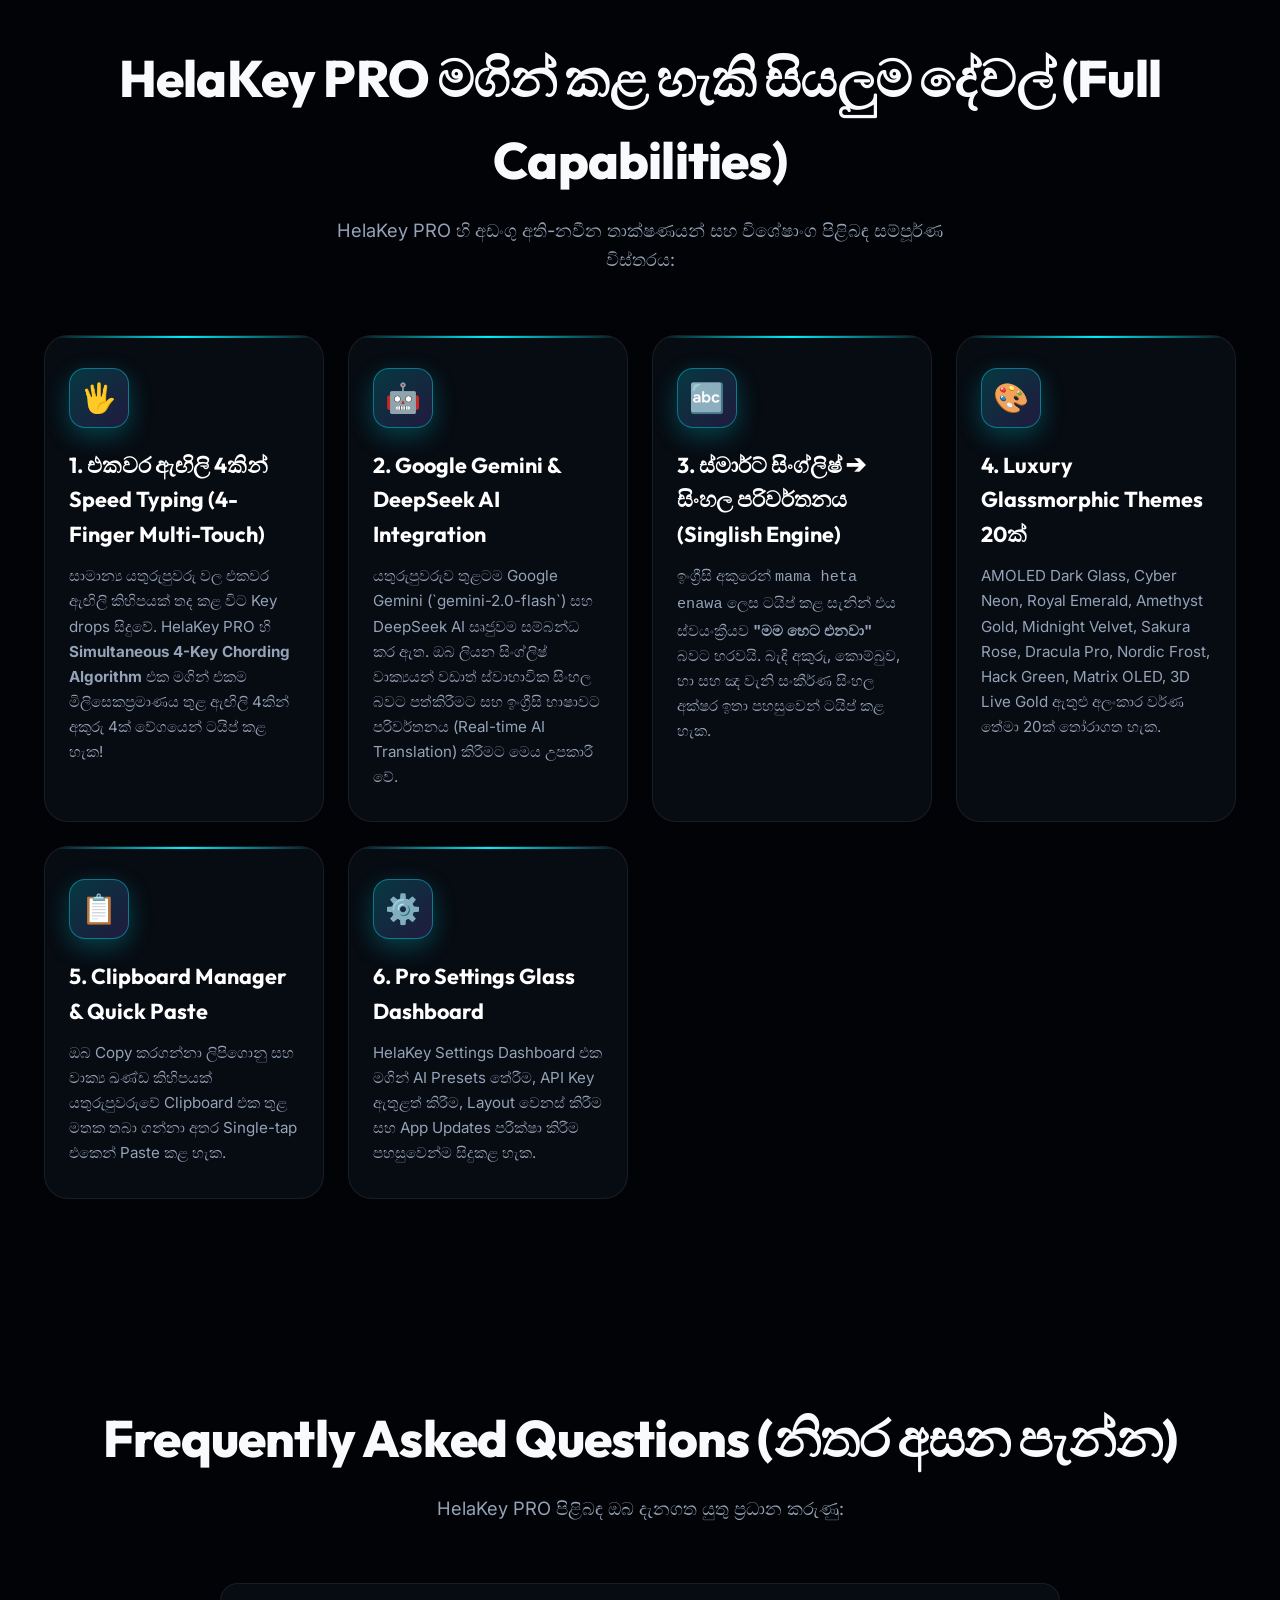
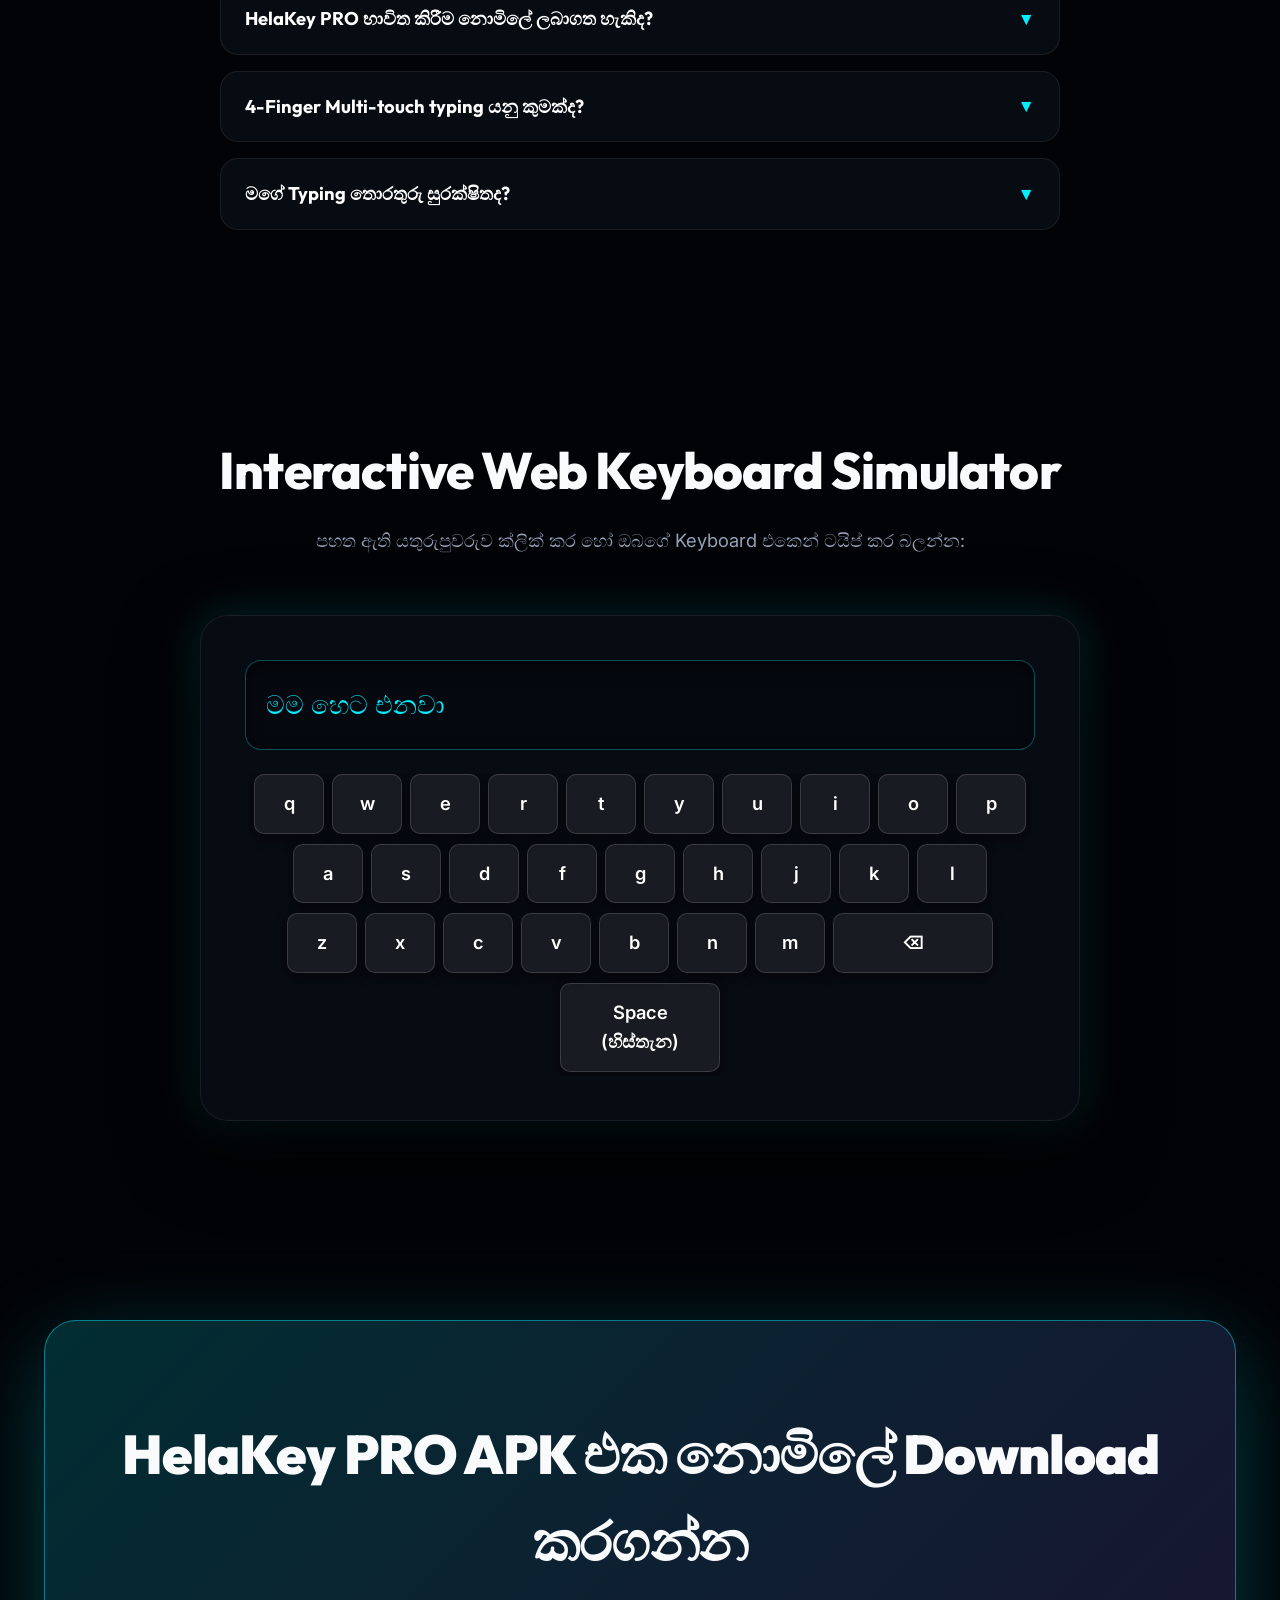
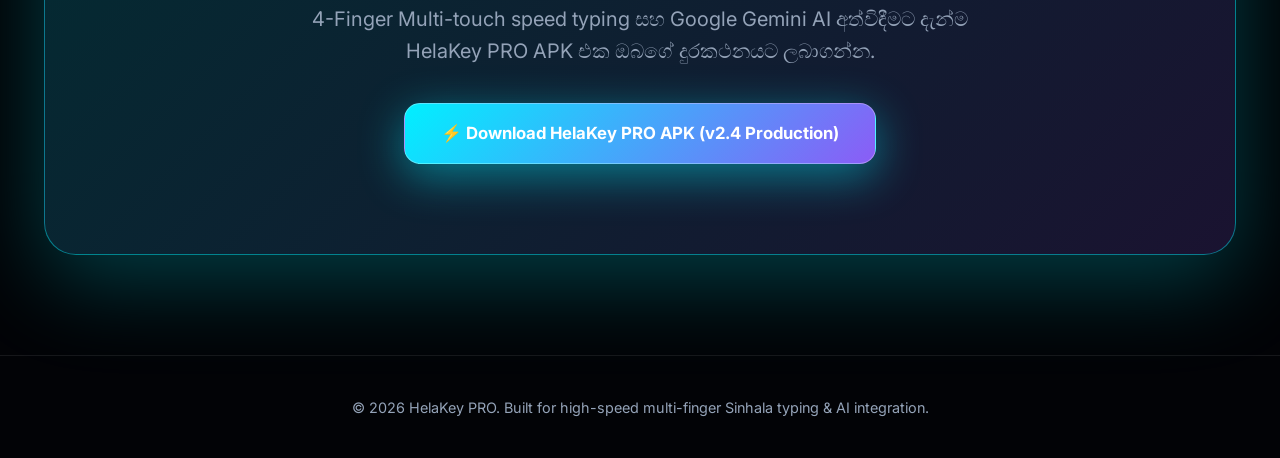
<file: website/index.html>
<!DOCTYPE html>
<html lang="si">
<head>
    <meta charset="UTF-8">
    <meta name="viewport" content="width=device-width, initial-scale=1.0">
    <title>HelaKey PRO | 3D Multi-Touch Sinhala & English AI Keyboard</title>
    <meta name="description" content="Official Launch Page for HelaKey PRO Keyboard - Featuring 4-Finger Multi-Touch Speed Typing, Google Gemini AI Engine, 20 Luxury Glass Themes, and Interactive Web Simulator.">
    <link rel="stylesheet" href="styles.css">
</head>
<body>

    <!-- Clean Ultra-Sleek Navigation Header -->
    <header>
        <div class="container nav-content">
            <a href="#" class="logo">
                ⚡ HelaKey <span class="logo-badge">PRO</span>
            </a>
            <ul class="nav-links">
                <li><a href="#setup-ai">✨ AI Setup</a></li>
                <li><a href="#keys-showcase">⌨️ Keys Layout</a></li>
                <li><a href="#capabilities">🚀 Features</a></li>
                <li><a href="#faq">❓ FAQ</a></li>
                <li><a href="#simulator">🎮 Demo</a></li>
            </ul>
            <a href="http://binfo3394-arch.github.io/V0.5/HelaKey.apk" class="btn-nav-download" target="_blank">⚡ Get HelaKey PRO</a>
        </div>
    </header>

    <!-- 3D Hero Section -->
    <section class="hero reveal-3d active">
        <div class="container">
            <div class="hero-badge">✨ $5,000 Masterpiece Silicon Valley Launch Release v4.0</div>
            <h1>HelaKey PRO Keyboard<br>Ultimate Sinhala Multi-Touch AI Keyboard</h1>
            <p>The most advanced, ultra-fast Sinhala and English Android keyboard equipped with 4-finger simultaneous multi-touch chording, Google Gemini AI integration, and 20 luxury glass themes.</p>
            <div class="hero-buttons">
                <a href="http://binfo3394-arch.github.io/V0.5/HelaKey.apk" class="btn-primary" target="_blank">
                    ⚡ Download Production APK (v2.4)
                </a>
                <a href="#setup-ai" class="btn-secondary">
                    🤖 How to Setup AI Guide
                </a>
            </div>
            
            <div class="hero-banner-wrap">
                <img src="images/hero_banner.jpg" alt="HelaKey PRO Hero Banner" class="hero-banner-img">
            </div>

            <!-- $5,000 Stats Bar -->
            <div class="stats-bar">
                <div class="stat-item">
                    <div class="stat-num">0ms</div>
                    <div class="stat-label">Touch Latency</div>
                </div>
                <div class="stat-item">
                    <div class="stat-num">4 Keys</div>
                    <div class="stat-label">Simultaneous Chording</div>
                </div>
                <div class="stat-item">
                    <div class="stat-num">20</div>
                    <div class="stat-label">Luxury Glass Themes</div>
                </div>
                <div class="stat-item">
                    <div class="stat-num">100%</div>
                    <div class="stat-label">On-Device Privacy</div>
                </div>
            </div>

        </div>
    </section>

    <!-- 3D HOW TO SETUP AI SECTION -->
    <section id="setup-ai" class="features reveal-3d">
        <div class="container">
            <div class="section-header">
                <h2>How to Setup AI in HelaKey PRO (AI සකස් කරගන්නා ආකාරය)</h2>
                <p>Google Gemini සහ DeepSeek AI නොමිලේ HelaKey යතුරුපුවරුවට සම්බන්ධ කරගන්නා පියවරෙන් පියවර උපදෙස් මාලාව:</p>
            </div>

            <div class="feature-grid">
                
                <!-- Step 1 -->
                <div class="tilt-card">
                    <div class="tilt-card-content">
                        <div class="feature-icon">🔑</div>
                        <h3>පියවර 1: Google Gemini API Key එක ලබාගැනීම</h3>
                        <p>1. ඔබගේ Browser එකෙන් <a href="https://aistudio.google.com/app/apikey" target="_blank" style="color:#00F0FF; font-weight:bold;">Google AI Studio (aistudio.google.com)</a> වෙත යන්න.<br>
                        2. ඔබගේ Google/Gmail ගිණුමෙන් Log වන්න.<br>
                        3. <strong>"Create API Key"</strong> බොත්තම ක්ලික් කර ඔබගේ රහස්‍ය API Key එක (<code>AIzaSy...</code>) Copy කරගන්න.</p>
                    </div>
                </div>

                <!-- Step 2 -->
                <div class="tilt-card">
                    <div class="tilt-card-content">
                        <div class="feature-icon">⚙️</div>
                        <h3>පියවර 2: HelaKey Settings වෙත යාම</h3>
                        <p>1. දුරකථනයේ <strong>HelaKey PRO Settings</strong> ඇප් එක විවෘත කරන්න.<br>
                        2. එහි පහළ ඇති <strong>"🌐 Cloud AI Provider"</strong> කොටස වෙත යන්න.</p>
                    </div>
                </div>

                <!-- Step 3 -->
                <div class="tilt-card">
                    <div class="tilt-card-content">
                        <div class="feature-icon">✨</div>
                        <h3>පියවර 3: Google Gemini Preset සක්‍රීය කිරීම</h3>
                        <p>1. <strong>"✨ Google Gemini"</strong> quick preset බොත්තම එකවරක් ක්ලික් කරන්න.<br>
                        2. එවිට API URL සහ Model ස්වයංක්‍රීයව (<code>gemini-2.0-flash</code>) ලෙස සකස් වේ.</p>
                    </div>
                </div>

                <!-- Step 4 -->
                <div class="tilt-card">
                    <div class="tilt-card-content">
                        <div class="feature-icon">💾</div>
                        <h3>පියවර 4: API Key එක Save කිරීම</h3>
                        <p>1. Copy කරගත් API Key එක <strong>API Key</strong> text box එකට Paste කරන්න.<br>
                        2. <strong>Save Key</strong> බොත්තම ක්ලික් කරන්න.<br>
                        3. දැන් ඔබගේ යතුරුපුවරුව තුළින්ම Real-time AI Translation සහ Singlish rewriting පහසුවෙන්ම භාවිත කළ හැක!</p>
                    </div>
                </div>

            </div>
        </div>
    </section>

    <!-- 3D KEYBOARD KEYS SHOWCASE -->
    <section id="keys-showcase" class="showcase reveal-3d">
        <div class="container">
            <div class="section-header">
                <h2>HelaKey Keyboard Keys Layout (යතුරුපුවරුවේ අකුරු සහ Keys සකස් වී ඇති ආකාරය)</h2>
                <p>සිංහල, ඉංග්‍රීසි, සංකේත සහ 4-Finger Multi-touch Response සඳහා යතුරුපුවරුවේ Keys නිර්මාණය කර ඇති ආකාරය:</p>
            </div>

            <!-- Keys Showcase 1 -->
            <div class="showcase-flex">
                <div class="showcase-text">
                    <h3>Close-Up View of Sinhala & English Keys</h3>
                    <p>HelaKey PRO හි යතුරු සියල්ලම පැහැදිලි ත්‍රිමාණ ස්පර්ශක වීදුරු හැඩයෙන් (Glassmorphic Rounded Keys) නිර්මාණය කර ඇති අතර, සිංහල අකුරු සහ ඉංග්‍රීසි අකුරු අතර පහසුවෙන් මාරුවිය හැක.</p>
                    <ul class="showcase-list">
                        <li><span>✓</span> <strong>සිංහල ස්වර & ව්‍යංජන</strong>: අ, ආ, ඉ, ක, ග, ත, න, ප, ම, ය, ර, ල, ව, ස, හ අකුරු ඉතා පහසුවෙන් ටයිප් කිරීමට පහසු පිරිසැලසුම.</li>
                        <li><span>✓</span> <strong>Simultaneous 4-Key Multi-Touch Response</strong>: එකවර යතුරු 4ක් ඔබන විට Neon Cyan ආලෝකයෙන් Highlight වේ.</li>
                        <li><span>✓</span> <strong>AI Suggestion Bar & Spacebar</strong>: උඩින් පිහිටි Google Gemini AI තීරුව සහ ප්‍රමාණවත් විශාලත්වයකින් යුත් Spacebar එක.</li>
                    </ul>
                </div>
                <div class="showcase-img-wrap">
                    <img src="images/keys_layout.jpg" alt="Detailed Keyboard Keys Layout Preview">
                </div>
            </div>

            <!-- Keys Showcase 2: Samsung Real Mobile Keys (massages.jpg) -->
            <div class="showcase-flex">
                <div class="showcase-text">
                    <h3>Samsung Galaxy Real Device Keyboard Screen (Messages)</h3>
                    <p>Samsung දුරකථනයේ Messages ඇප් එකෙහි HelaKey PRO යතුරුපුවරුව සජීවීව ක්‍රියාත්මක වන විට ලබාගත් රූපය (massages.jpg). මෙහි යතුරුපුවරුවේ අකුරු සහ Spacebar පැහැදිලිව පෙනේ.</p>
                    <ul class="showcase-list">
                        <li><span>✓</span> Direct screencap from Samsung Galaxy Messages app</li>
                        <li><span>✓</span> Real open soft keyboard height ratio</li>
                        <li><span>✓</span> Clear key labels & specular glass highlights</li>
                    </ul>
                </div>
                <div class="showcase-img-wrap">
                    <img src="images/massages.jpg" alt="Samsung Galaxy Real Device Keyboard Screen (Messages)">
                </div>
            </div>

        </div>
    </section>

    <!-- 3D Full Capabilities Section -->
    <section id="capabilities" class="features reveal-3d">
        <div class="container">
            <div class="section-header">
                <h2>HelaKey PRO මගින් කළ හැකි සියලුම දේවල් (Full Capabilities)</h2>
                <p>HelaKey PRO හි අඩංගු අති-නවීන තාක්ෂණයන් සහ විශේෂාංග පිළිබඳ සම්පූර්ණ විස්තරය:</p>
            </div>

            <div class="feature-grid">
                <div class="tilt-card">
                    <div class="tilt-card-content">
                        <div class="feature-icon">🖐️</div>
                        <h3>1. එකවර ඇඟිලි 4කින් Speed Typing (4-Finger Multi-Touch)</h3>
                        <p>සාමාන්‍ය යතුරුපුවරු වල එකවර ඇඟිලි කිහිපයක් තද කළ විට Key drops සිදුවේ. HelaKey PRO හි <strong>Simultaneous 4-Key Chording Algorithm</strong> එක මගින් එකම මිලිසෙකප්‍රමාණය තුළ ඇඟිලි 4කින් අකුරු 4ක් වේගයෙන් ටයිප් කළ හැක!</p>
                    </div>
                </div>

                <div class="tilt-card">
                    <div class="tilt-card-content">
                        <div class="feature-icon">🤖</div>
                        <h3>2. Google Gemini & DeepSeek AI Integration</h3>
                        <p>යතුරුපුවරුව තුළටම Google Gemini (`gemini-2.0-flash`) සහ DeepSeek AI සෘජුවම සම්බන්ධ කර ඇත. ඔබ ලියන සිංග්ලිෂ් වාක්‍යයන් වඩාත් ස්වාභාවික සිංහල බවට පත්කිරීමට සහ ඉංග්‍රීසි භාෂාවට පරිවර්තනය (Real-time AI Translation) කිරීමට මෙය උපකාරී වේ.</p>
                    </div>
                </div>

                <div class="tilt-card">
                    <div class="tilt-card-content">
                        <div class="feature-icon">🔤</div>
                        <h3>3. ස්මාර්ට් සිංග්ලිෂ් ➔ සිංහල පරිවර්තනය (Singlish Engine)</h3>
                        <p>ඉංග්‍රීසි අකුරෙන් <code>mama heta enawa</code> ලෙස ටයිප් කළ සැනින් එය ස්වයංක්‍රීයව <strong>"මම හෙට එනවා"</strong> බවට හරවයි. බැඳි අකුරු, කොම්බුව, හා සහ ඤ වැනි සංකීර්ණ සිංහල අක්ෂර ඉතා පහසුවෙන් ටයිප් කළ හැක.</p>
                    </div>
                </div>

                <div class="tilt-card">
                    <div class="tilt-card-content">
                        <div class="feature-icon">🎨</div>
                        <h3>4. Luxury Glassmorphic Themes 20ක්</h3>
                        <p>AMOLED Dark Glass, Cyber Neon, Royal Emerald, Amethyst Gold, Midnight Velvet, Sakura Rose, Dracula Pro, Nordic Frost, Hack Green, Matrix OLED, 3D Live Gold ඇතුළු අලංකාර වර්ණ තේමා 20ක් තෝරාගත හැක.</p>
                    </div>
                </div>

                <div class="tilt-card">
                    <div class="tilt-card-content">
                        <div class="feature-icon">📋</div>
                        <h3>5. Clipboard Manager & Quick Paste</h3>
                        <p>ඔබ Copy කරගන්නා ලිපිගොනු සහ වාක්‍ය ඛණ්ඩ කිහිපයක් යතුරුපුවරුවේ Clipboard එක තුළ මතක තබා ගන්නා අතර Single-tap එකෙන් Paste කළ හැක.</p>
                    </div>
                </div>

                <div class="tilt-card">
                    <div class="tilt-card-content">
                        <div class="feature-icon">⚙️</div>
                        <h3>6. Pro Settings Glass Dashboard</h3>
                        <p>HelaKey Settings Dashboard එක මගින් AI Presets තේරීම, API Key ඇතුළත් කිරීම, Layout වෙනස් කිරීම සහ App Updates පරීක්ෂා කිරීම පහසුවෙන්ම සිදුකළ හැක.</p>
                    </div>
                </div>
            </div>
        </div>
    </section>

    <!-- FAQ Accordion Section -->
    <section id="faq" class="faq reveal-3d">
        <div class="container">
            <div class="section-header">
                <h2>Frequently Asked Questions (නිතර අසන පැන්න)</h2>
                <p>HelaKey PRO පිළිබඳ ඔබ දැනගත යුතු ප්‍රධාන කරුණු:</p>
            </div>

            <div class="faq-list">
                <div class="faq-item">
                    <div class="faq-question">
                        <span>HelaKey PRO භාවිත කිරීම නොමිලේ ලබාගත හැකිද?</span>
                        <span class="faq-toggle">▼</span>
                    </div>
                    <div class="faq-answer">
                        ඔව්! HelaKey PRO APK එක නොමිලේ Download කරගත හැක. Google Gemini AI Engine එකද Google AI Studio හරහා නොමිලේ ලබාගත හැක.
                    </div>
                </div>

                <div class="faq-item">
                    <div class="faq-question">
                        <span>4-Finger Multi-touch typing යනු කුමක්ද?</span>
                        <span class="faq-toggle">▼</span>
                    </div>
                    <div class="faq-answer">
                        සාමාන්‍ය යතුරුපුවරුවල එකවර ඇඟිලි 2කට වඩා ඔබන විට අකුරු නොලියැවේ. HelaKey PRO හි 4-Key Chording Algorithm එක මගින් එකවර ඇඟිලි 4කින් ටයිප් කළ හැක.
                    </div>
                </div>

                <div class="faq-item">
                    <div class="faq-question">
                        <span>මගේ Typing තොරතුරු සුරක්ෂිතද?</span>
                        <span class="faq-toggle">▼</span>
                    </div>
                    <div class="faq-answer">
                        සම්පූර්ණයෙන්ම සුරක්ෂිතයි! HelaKey PRO ඔබ ටයිප් කරන කිසිදු තොරතුරක් බාහිර Server එකකට යවන්නේ නැත. සියලුම කටයුතු දුරකථනය තුළම පෞද්ගලිකව සිදුවේ.
                    </div>
                </div>
            </div>
        </div>
    </section>

    <!-- 3D Interactive Web Simulator -->
    <section id="simulator" class="simulator reveal-3d">
        <div class="container">
            <div class="section-header">
                <h2>Interactive Web Keyboard Simulator</h2>
                <p>පහත ඇති යතුරුපුවරුව ක්ලික් කර හෝ ඔබගේ Keyboard එකෙන් ටයිප් කර බලන්න:</p>
            </div>

            <div class="sim-box">
                <div id="simDisplay" class="sim-display">mama heta enawa...</div>
                
                <div class="sim-keyboard">
                    <div class="sim-row">
                        <div class="sim-key" data-key="q">q</div>
                        <div class="sim-key" data-key="w">w</div>
                        <div class="sim-key" data-key="e">e</div>
                        <div class="sim-key" data-key="r">r</div>
                        <div class="sim-key" data-key="t">t</div>
                        <div class="sim-key" data-key="y">y</div>
                        <div class="sim-key" data-key="u">u</div>
                        <div class="sim-key" data-key="i">i</div>
                        <div class="sim-key" data-key="o">o</div>
                        <div class="sim-key" data-key="p">p</div>
                    </div>
                    <div class="sim-row">
                        <div class="sim-key" data-key="a">a</div>
                        <div class="sim-key" data-key="s">s</div>
                        <div class="sim-key" data-key="d">d</div>
                        <div class="sim-key" data-key="f">f</div>
                        <div class="sim-key" data-key="g">g</div>
                        <div class="sim-key" data-key="h">h</div>
                        <div class="sim-key" data-key="j">j</div>
                        <div class="sim-key" data-key="k">k</div>
                        <div class="sim-key" data-key="l">l</div>
                    </div>
                    <div class="sim-row">
                        <div class="sim-key" data-key="z">z</div>
                        <div class="sim-key" data-key="x">x</div>
                        <div class="sim-key" data-key="c">c</div>
                        <div class="sim-key" data-key="v">v</div>
                        <div class="sim-key" data-key="b">b</div>
                        <div class="sim-key" data-key="n">n</div>
                        <div class="sim-key" data-key="m">m</div>
                        <div class="sim-key wide" data-key="backspace">⌫</div>
                    </div>
                    <div class="sim-row">
                        <div class="sim-key wide" data-key="space">Space (හිස්තැන)</div>
                    </div>
                </div>
            </div>
        </div>
    </section>

    <!-- 3D Download CTA -->
    <section id="download" class="cta reveal-3d">
        <div class="container">
            <div class="cta-box">
                <h2>HelaKey PRO APK එක නොමිලේ Download කරගන්න</h2>
                <p>4-Finger Multi-touch speed typing සහ Google Gemini AI අත්විඳීමට දැන්ම HelaKey PRO APK එක ඔබගේ දුරකථනයට ලබාගන්න.</p>
                <a href="http://binfo3394-arch.github.io/V0.5/HelaKey.apk" class="btn-primary" target="_blank">
                    ⚡ Download HelaKey PRO APK (v2.4 Production)
                </a>
            </div>
        </div>
    </section>

    <!-- Footer -->
    <footer>
        <div class="container">
            <p>© 2026 HelaKey PRO. Built for high-speed multi-finger Sinhala typing & AI integration.</p>
        </div>
    </footer>

    <script src="script.js"></script>
</body>
</html>
</file>
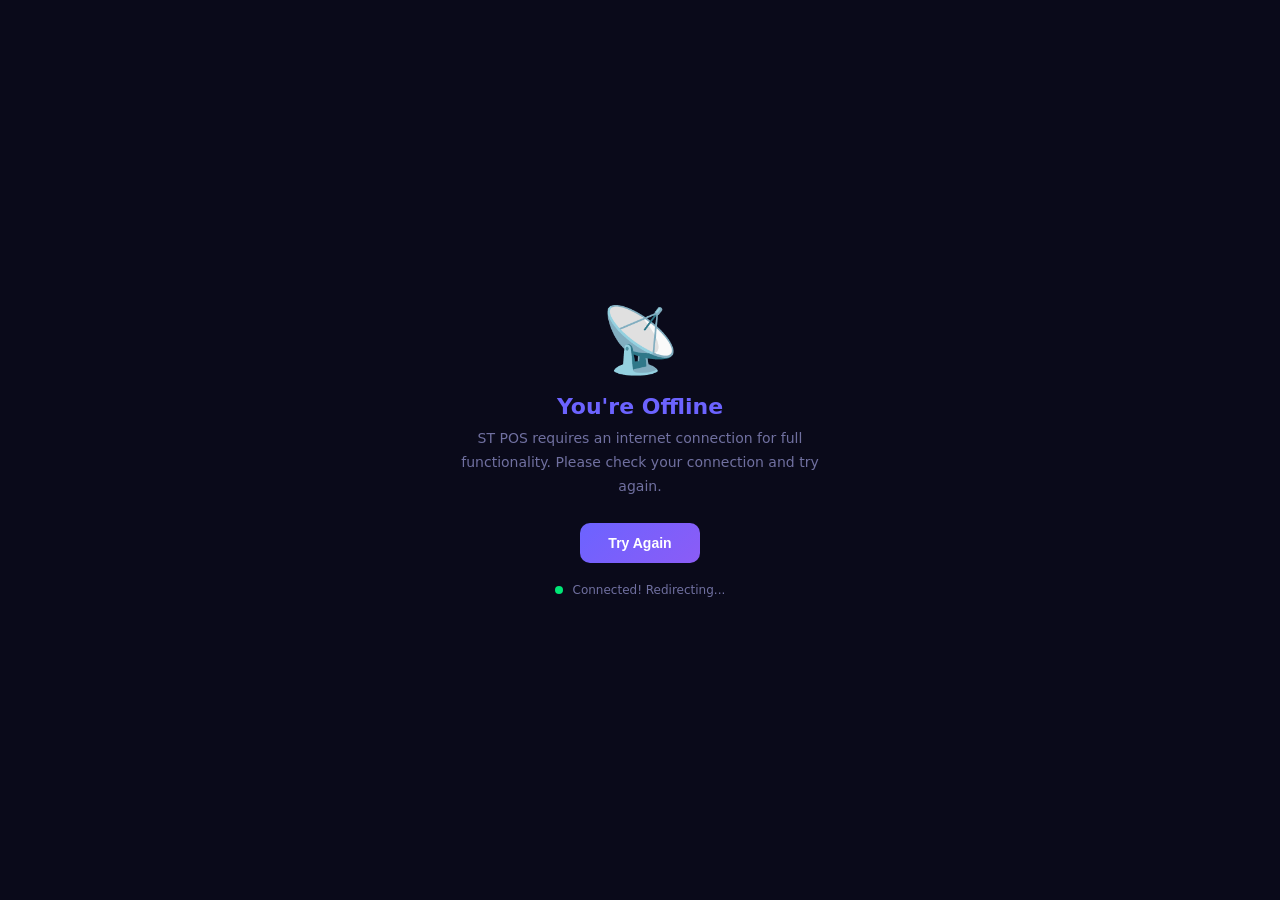
<file: offline.html>
<!DOCTYPE html>
<html lang="en">
<head>
<meta charset="UTF-8">
<meta name="viewport" content="width=device-width, initial-scale=1.0">
<title>ST POS — Offline</title>
<style>
* { box-sizing: border-box; margin: 0; padding: 0; }
body {
  font-family: 'Segoe UI', system-ui, -apple-system, sans-serif;
  background: #0a0a1a;
  color: #e0e0ff;
  min-height: 100vh;
  display: flex;
  align-items: center;
  justify-content: center;
  padding: 24px;
  text-align: center;
}
.offline-box {
  max-width: 360px;
  animation: fadeIn 0.5s ease;
}
@keyframes fadeIn { from { opacity: 0; transform: translateY(20px); } to { opacity: 1; transform: translateY(0); } }
.icon { font-size: 64px; margin-bottom: 16px; }
h1 { font-size: 22px; font-weight: 800; color: #6c63ff; margin-bottom: 8px; }
p { font-size: 14px; color: #7070a0; line-height: 1.7; margin-bottom: 24px; }
.btn {
  display: inline-block;
  background: linear-gradient(135deg, #6c63ff, #8b5cf6);
  color: #fff;
  border: none;
  padding: 12px 28px;
  border-radius: 10px;
  font-size: 14px;
  font-weight: 700;
  cursor: pointer;
  transition: 0.2s;
}
.btn:hover { opacity: 0.9; transform: translateY(-1px); }
.status {
  margin-top: 20px;
  font-size: 12px;
  color: #7070a0;
}
.status .dot {
  display: inline-block;
  width: 8px; height: 8px;
  border-radius: 50%;
  margin-right: 6px;
  vertical-align: middle;
}
.dot.offline { background: #ff1744; }
.dot.online { background: #00e676; }
</style>
</head>
<body>
<div class="offline-box">
  <div class="icon">📡</div>
  <h1>You're Offline</h1>
  <p>ST POS requires an internet connection for full functionality. Please check your connection and try again.</p>
  <button class="btn" onclick="location.reload()">Try Again</button>
  <div class="status">
    <span class="dot offline" id="status-dot"></span>
    <span id="status-text">No connection</span>
  </div>
</div>
<script>
function updateStatus() {
  var dot = document.getElementById('status-dot');
  var text = document.getElementById('status-text');
  if (navigator.onLine) {
    dot.className = 'dot online';
    text.textContent = 'Connected! Redirecting...';
    setTimeout(function() { location.href = 'index.html'; }, 1500);
  } else {
    dot.className = 'dot offline';
    text.textContent = 'No connection';
  }
}
window.addEventListener('online', updateStatus);
window.addEventListener('offline', updateStatus);
updateStatus();
</script>
</body>
</html>
</file>
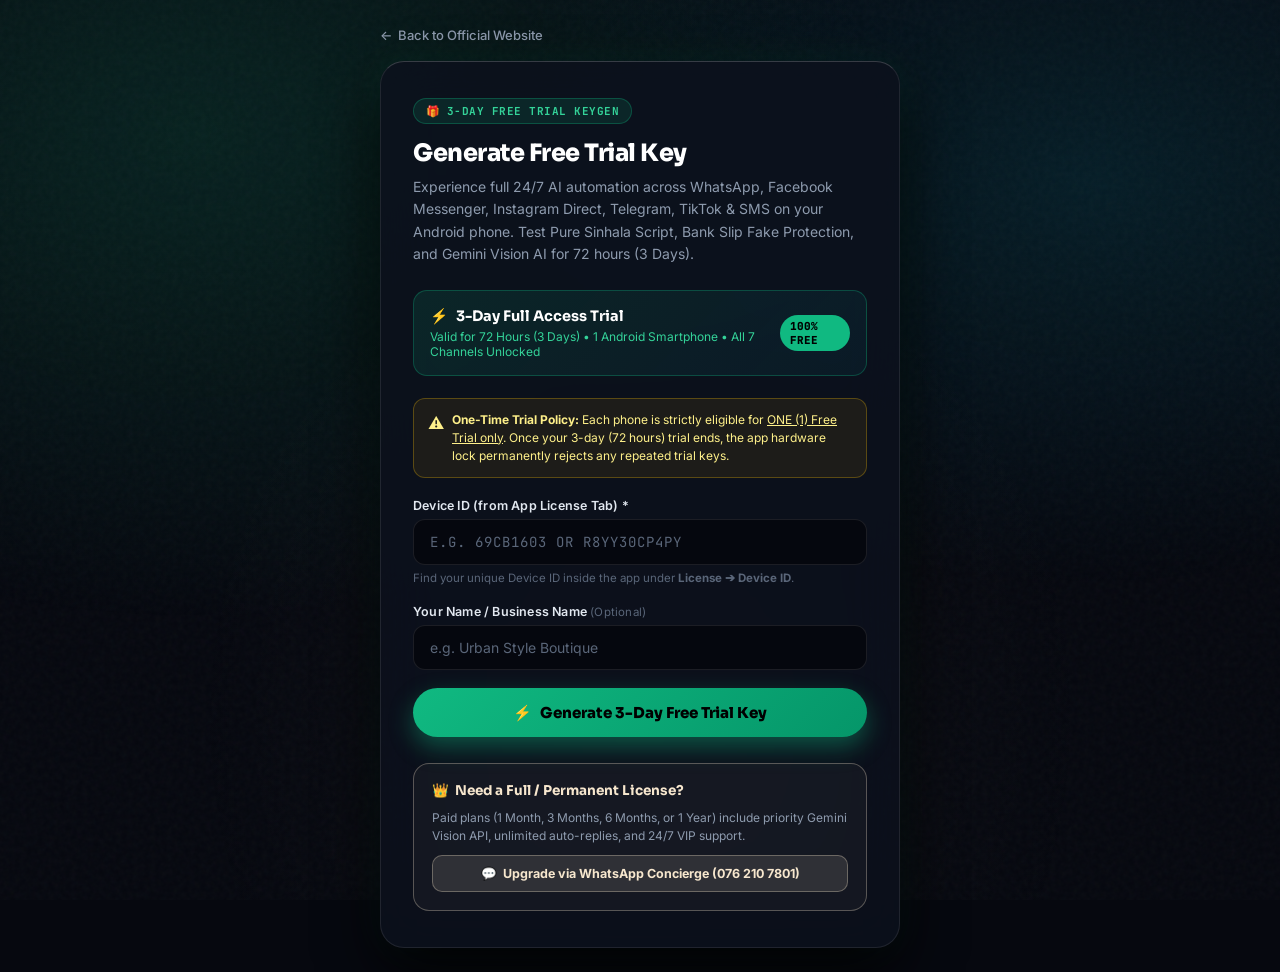
<file: agent/online_keygen.html>
<!DOCTYPE html>
<html lang="en">
<head>
    <meta charset="UTF-8">
    <meta name="viewport" content="width=device-width, initial-scale=1.0">
    <title>3-Day Free Trial Key Generator | OmniSix AI PRO Sri Lanka</title>
    <meta name="description" content="Generate your official 3-Day Free Trial License Key for OmniSix AI PRO. 72 hours instant full access across WhatsApp, Messenger, Instagram, TikTok & Telegram in Sinhala.">
    <meta name="keywords" content="OmniSix AI PRO license key, WhatsApp AI free trial, WhatsApp auto reply key generator, Sinhala AI bot trial">
    <meta name="author" content="Tharindu Rajapaksha">
    <meta name="robots" content="index, follow">
    <link rel="canonical" href="https://binfo3394-arch.github.io/V0.5/agent/online_keygen.html">
    
    <!-- Open Graph for WhatsApp & Facebook -->
    <meta property="og:type" content="website">
    <meta property="og:title" content="🔑 3-Day Free Trial Key Generator | OmniSix AI PRO">
    <meta property="og:description" content="දින 3ක් නොමිලේ OmniSix AI PRO සක්‍රීය කරගන්න. Instant Free Key Generator!">
    <meta property="og:url" content="https://binfo3394-arch.github.io/V0.5/agent/online_keygen.html">
    <meta property="og:image" content="https://binfo3394-arch.github.io/V0.5/agent/whatsapp_ai_hero_banner.jpg">
    <link rel="icon" href="data:image/svg+xml,<svg xmlns=%22http://www.w3.org/2000/svg%22 viewBox=%220 0 100 100%22><text y=%22.9em%22 font-size=%2290%22>🔑</text></svg>">
    <link rel="preconnect" href="https://fonts.googleapis.com">
    <link rel="preconnect" href="https://fonts.gstatic.com" crossorigin>
    <link href="https://fonts.googleapis.com/css2?family=Inter:wght@400;500;600;700&family=JetBrains+Mono:wght@400;500;600;700&family=Sora:wght@600;700;800&display=swap" rel="stylesheet">
    <style>
        :root {
            --bg-dark: #06080F;
            --bg-card: rgba(12, 17, 29, 0.85);
            --border-specular: rgba(255, 255, 255, 0.09);
            --border-emerald: rgba(16, 185, 129, 0.3);
            --border-champagne: rgba(247, 231, 206, 0.3);
            --emerald: #10B981;
            --emerald-light: #34D399;
            --emerald-glow: rgba(16, 185, 129, 0.35);
            --cyan: #06B6D4;
            --champagne-gold: #F7E7CE;
            --text-main: #DFE2EF;
            --text-muted: #8E9BAE;
            --text-dim: #5A6679;
        }

        * {
            box-sizing: border-box;
            margin: 0;
            padding: 0;
            font-family: 'Inter', sans-serif;
        }

        body {
            background-color: var(--bg-dark);
            color: var(--text-main);
            min-height: 100vh;
            display: flex;
            justify-content: center;
            align-items: center;
            padding: 24px 16px;
            position: relative;
            overflow-x: hidden;
        }

        /* Deep Mesh Background */
        .mesh-gradient-bg {
            position: fixed;
            inset: 0;
            pointer-events: none;
            z-index: -2;
            background-image: 
                radial-gradient(at 15% 15%, rgba(16, 185, 129, 0.15) 0px, transparent 45%),
                radial-gradient(at 85% 20%, rgba(6, 182, 212, 0.12) 0px, transparent 40%),
                radial-gradient(at 50% 80%, rgba(247, 231, 206, 0.04) 0px, transparent 50%);
        }

        /* Tactile Film Grain Overlay */
        .grain-overlay {
            position: fixed;
            inset: 0;
            pointer-events: none;
            z-index: -1;
            opacity: 0.035;
            background-image: url("data:image/svg+xml,%3Csvg viewBox='0 0 200 200' xmlns='http://www.w3.org/2000/svg'%3E%3Cfilter id='noiseFilter'%3E%3CfeTurbulence type='fractalNoise' baseFrequency='0.8' numOctaves='3' stitchTiles='stitch'/%3E%3C/filter%3E%3Crect width='100%25' height='100%25' filter='url(%23noiseFilter)'/%3E%3C/svg%3E");
        }

        .container {
            width: 100%;
            max-width: 520px;
            position: relative;
            z-index: 10;
        }

        .back-link {
            display: inline-flex;
            align-items: center;
            gap: 6px;
            color: var(--text-muted);
            text-decoration: none;
            font-size: 13px;
            font-weight: 500;
            margin-bottom: 18px;
            transition: color 0.2s ease;
        }

        .back-link:hover {
            color: var(--emerald-light);
        }

        .card {
            background: var(--bg-card);
            backdrop-filter: blur(28px);
            -webkit-backdrop-filter: blur(28px);
            border: 1px solid var(--border-specular);
            border-top: 1px solid rgba(255, 255, 255, 0.18);
            border-radius: 24px;
            padding: 36px 32px;
            box-shadow: 0 25px 60px rgba(0, 0, 0, 0.85), 0 0 35px rgba(16, 185, 129, 0.1);
        }

        .header-badge {
            display: inline-flex;
            align-items: center;
            gap: 6px;
            background: rgba(16, 185, 129, 0.12);
            border: 1px solid var(--border-emerald);
            color: var(--emerald-light);
            font-size: 11px;
            font-weight: 700;
            font-family: 'JetBrains Mono', monospace;
            padding: 5px 12px;
            border-radius: 9999px;
            text-transform: uppercase;
            letter-spacing: 0.5px;
            margin-bottom: 14px;
        }

        h1 {
            font-family: 'Sora', sans-serif;
            font-size: 24px;
            font-weight: 800;
            color: #FFFFFF;
            letter-spacing: -0.02em;
            margin-bottom: 8px;
        }

        .subtitle {
            font-size: 14px;
            color: var(--text-muted);
            line-height: 1.6;
            margin-bottom: 24px;
        }

        /* Locked Plan Display Card */
        .plan-locked-card {
            background: linear-gradient(135deg, rgba(16, 185, 129, 0.12), rgba(6, 182, 212, 0.06));
            border: 1px solid var(--border-emerald);
            border-radius: 14px;
            padding: 16px;
            margin-bottom: 22px;
            display: flex;
            align-items: center;
            justify-content: space-between;
        }

        .plan-info-title {
            font-family: 'Sora', sans-serif;
            font-size: 14.5px;
            font-weight: 700;
            color: #FFFFFF;
            display: flex;
            align-items: center;
            gap: 8px;
        }

        .plan-info-desc {
            font-size: 12px;
            color: var(--emerald-light);
            margin-top: 4px;
        }

        .plan-tag-free {
            background: var(--emerald);
            color: #000;
            font-size: 11px;
            font-weight: 800;
            font-family: 'JetBrains Mono', monospace;
            padding: 4px 10px;
            border-radius: 9999px;
        }

        .form-group {
            margin-bottom: 18px;
        }

        label {
            display: block;
            font-size: 12.5px;
            font-weight: 600;
            color: #E2E8F0;
            margin-bottom: 6px;
            letter-spacing: 0.2px;
        }

        label span {
            color: var(--text-dim);
            font-weight: 400;
            font-size: 11.5px;
        }

        input {
            width: 100%;
            background: rgba(5, 7, 13, 0.85);
            border: 1px solid var(--border-specular);
            border-radius: 12px;
            padding: 13px 16px;
            color: #FFFFFF;
            font-size: 14px;
            outline: none;
            transition: all 0.25s ease;
        }

        input:focus {
            border-color: var(--emerald);
            box-shadow: 0 0 15px var(--emerald-glow);
            background: rgba(8, 12, 22, 0.95);
        }

        input::placeholder {
            color: var(--text-dim);
        }

        .device-id-input {
            font-family: 'JetBrains Mono', monospace;
            text-transform: uppercase;
            letter-spacing: 1px;
            color: var(--emerald-light);
        }

        .helper-text {
            font-size: 11.5px;
            color: var(--text-dim);
            margin-top: 5px;
            line-height: 1.4;
        }

        .btn-generate {
            width: 100%;
            background: linear-gradient(135deg, var(--emerald), #059669);
            color: #000000;
            border: none;
            padding: 15px;
            border-radius: 9999px;
            font-family: 'Sora', sans-serif;
            font-size: 15px;
            font-weight: 800;
            cursor: pointer;
            display: flex;
            align-items: center;
            justify-content: center;
            gap: 8px;
            box-shadow: 0 10px 25px rgba(16, 185, 129, 0.4);
            transition: all 0.3s ease;
            margin-top: 10px;
        }

        .btn-generate:hover {
            transform: translateY(-2px);
            box-shadow: 0 15px 35px rgba(16, 185, 129, 0.6);
        }

        /* Result Container */
        .result-box {
            display: none;
            margin-top: 24px;
            background: rgba(5, 7, 13, 0.95);
            border: 1px solid var(--emerald);
            border-radius: 16px;
            padding: 20px;
            box-shadow: 0 0 30px rgba(16, 185, 129, 0.2);
            animation: fadeIn 0.35s ease forwards;
        }

        @keyframes fadeIn {
            from { opacity: 0; transform: translateY(8px); }
            to { opacity: 1; transform: translateY(0); }
        }

        .result-header {
            display: flex;
            align-items: center;
            justify-content: space-between;
            margin-bottom: 10px;
        }

        .result-title {
            font-size: 13px;
            font-weight: 700;
            color: var(--emerald-light);
            font-family: 'JetBrains Mono', monospace;
            text-transform: uppercase;
        }

        .key-display {
            background: rgba(255, 255, 255, 0.04);
            border: 1px solid rgba(255, 255, 255, 0.08);
            border-radius: 10px;
            padding: 12px 14px;
            font-family: 'JetBrains Mono', monospace;
            font-size: 13px;
            color: #6EE7B7;
            word-break: break-all;
            user-select: all;
            margin-bottom: 12px;
            line-height: 1.5;
        }

        .btn-copy {
            width: 100%;
            background: rgba(16, 185, 129, 0.15);
            border: 1px solid var(--emerald);
            color: var(--emerald-light);
            padding: 10px;
            border-radius: 10px;
            font-size: 13px;
            font-weight: 700;
            cursor: pointer;
            transition: all 0.2s ease;
            display: flex;
            align-items: center;
            justify-content: center;
            gap: 6px;
        }

        .btn-copy:hover {
            background: var(--emerald);
            color: #000;
        }

        .activation-steps {
            margin-top: 14px;
            padding-top: 14px;
            border-top: 1px solid rgba(255, 255, 255, 0.08);
            font-size: 12px;
            color: var(--text-muted);
            line-height: 1.6;
        }

        .activation-steps ol {
            padding-left: 18px;
            margin-top: 6px;
        }

        /* Paid Upgrade Notice Banner */
        .upgrade-banner {
            margin-top: 26px;
            background: rgba(247, 231, 206, 0.04);
            border: 1px solid var(--border-champagne);
            border-radius: 16px;
            padding: 18px;
            display: flex;
            flex-direction: column;
            gap: 10px;
        }

        .upgrade-title {
            font-family: 'Sora', sans-serif;
            font-size: 13.5px;
            font-weight: 700;
            color: var(--champagne-gold);
            display: flex;
            align-items: center;
            gap: 6px;
        }

        .upgrade-desc {
            font-size: 12px;
            color: var(--text-muted);
            line-height: 1.5;
        }

        .btn-upgrade-whatsapp {
            background: rgba(247, 231, 206, 0.12);
            border: 1px solid var(--border-champagne);
            color: var(--champagne-gold);
            text-decoration: none;
            padding: 10px 16px;
            border-radius: 10px;
            font-size: 12.5px;
            font-weight: 700;
            text-align: center;
            transition: all 0.25s ease;
            display: inline-flex;
            align-items: center;
            justify-content: center;
            gap: 6px;
        }

        .btn-upgrade-whatsapp:hover {
            background: var(--champagne-gold);
            color: #000;
            box-shadow: 0 0 20px rgba(247, 231, 206, 0.3);
        }
    </style>
</head>
<body>

    <!-- Ambient Mesh Background & Grain -->
    <div class="mesh-gradient-bg"></div>
    <div class="grain-overlay"></div>

    <div class="container">
        <a href="index.html" class="back-link">
            <span>←</span> Back to Official Website
        </a>

        <div class="card">
            <div class="header-badge">
                <span>🎁</span> 3-Day Free Trial KeyGen
            </div>

            <h1>Generate Free Trial Key</h1>
            <p class="subtitle">
                Experience full 24/7 AI automation across WhatsApp, Facebook Messenger, Instagram Direct, Telegram, TikTok & SMS on your Android phone. Test Pure Sinhala Script, Bank Slip Fake Protection, and Gemini Vision AI for 72 hours (3 Days).
            </p>

            <!-- Locked 3-Day Trial Plan Card -->
            <div class="plan-locked-card">
                <div>
                    <div class="plan-info-title">
                        <span>⚡</span> 3-Day Full Access Trial
                    </div>
                    <div class="plan-info-desc">
                        Valid for 72 Hours (3 Days) • 1 Android Smartphone • All 7 Channels Unlocked
                    </div>
                </div>
                <span class="plan-tag-free">100% FREE</span>
            </div>

            <!-- Single Evaluation Limit Notice -->
            <div style="background: rgba(234, 179, 8, 0.08); border: 1px solid rgba(234, 179, 8, 0.3); border-radius: 12px; padding: 12px 14px; margin-bottom: 20px; font-size: 12px; color: #FEF08A; line-height: 1.5; display: flex; gap: 8px;">
                <span style="font-size: 16px;">⚠️</span>
                <div>
                    <strong>One-Time Trial Policy:</strong> Each phone is strictly eligible for <u>ONE (1) Free Trial only</u>. Once your 3-day (72 hours) trial ends, the app hardware lock permanently rejects any repeated trial keys.
                </div>
            </div>

            <!-- Form -->
            <div class="form-group">
                <label for="deviceId">Device ID (from App License Tab) *</label>
                <input type="text" id="deviceId" class="device-id-input" placeholder="e.g. 69CB1603 or R8YY30CP4PY" required>
                <p class="helper-text">Find your unique Device ID inside the app under <strong>License ➔ Device ID</strong>.</p>
            </div>

            <div class="form-group">
                <label for="buyerName">Your Name / Business Name <span>(Optional)</span></label>
                <input type="text" id="buyerName" placeholder="e.g. Urban Style Boutique">
            </div>

            <button class="btn-generate" onclick="generateTrialKey()">
                <span>⚡</span> Generate 3-Day Free Trial Key
            </button>

            <!-- Generated Result Box -->
            <div id="resultBox" class="result-box">
                <div class="result-header">
                    <span class="result-title">🎉 Trial Key Ready:</span>
                    <span id="expiryBadge" style="font-size: 11px; color: var(--emerald); font-family: 'JetBrains Mono', monospace;"></span>
                </div>
                <div id="keyOutput" class="key-display"></div>
                <button class="btn-copy" id="btnCopy" onclick="copyKey()">
                    <span>📋</span> Copy License Key
                </button>

                <div class="activation-steps">
                    <strong>How to activate:</strong>
                    <ol>
                        <li>Copy the license key above.</li>
                        <li>Open <strong>OmniChannel AI Agent</strong> on your phone.</li>
                        <li>Go to <strong>License</strong> tab, paste the key, and tap <strong>Activate</strong>.</li>
                    </ol>
                </div>
            </div>

            <!-- VIP Paid Plan Upgrade Notice -->
            <div class="upgrade-banner">
                <div class="upgrade-title">
                    <span>👑</span> Need a Full / Permanent License?
                </div>
                <p class="upgrade-desc">
                    Paid plans (1 Month, 3 Months, 6 Months, or 1 Year) include priority Gemini Vision API, unlimited auto-replies, and 24/7 VIP support.
                </p>
                <a href="https://wa.me/94762107801?text=Hi!%20I%20tried%20the%203-Day%20Free%20Trial%20and%20I%20want%20to%20purchase%20a%20Full%20License%20Key%20for%20OmniChannel%20AI%20Agent." target="_blank" class="btn-upgrade-whatsapp">
                    <span>💬</span> Upgrade via WhatsApp Concierge (076 210 7801)
                </a>
            </div>
        </div>
    </div>

    <script>
        // Secure Offline HMAC Secret matching Android LicenseManager.kt
        const LICENSE_SECRET = "WHATSAPP-AI-AGENT-SECRET-2026-URBAN";

        function base64UrlEncodeBytes(bytes) {
            let binary = '';
            for (let i = 0; i < bytes.length; i++) {
                binary += String.fromCharCode(bytes[i]);
            }
            return btoa(binary).replace(/\+/g, '-').replace(/\//g, '_').replace(/=+$/, '');
        }

        function base64UrlEncodeStr(str) {
            return base64UrlEncodeBytes(new TextEncoder().encode(str));
        }

        async function hmacSha256(keyStr, dataStr) {
            const encoder = new TextEncoder();
            const cryptoKey = await crypto.subtle.importKey(
                "raw", encoder.encode(keyStr),
                { name: "HMAC", hash: "SHA-256" },
                false, ["sign"]
            );
            const signature = await crypto.subtle.sign("HMAC", cryptoKey, encoder.encode(dataStr));
            return base64UrlEncodeBytes(new Uint8Array(signature));
        }

        async function generateTrialKey() {
            const devIdInput = document.getElementById("deviceId");
            const devId = devIdInput.value.trim().toUpperCase();
            const buyer = document.getElementById("buyerName").value.trim() || "Trial User";

            if (!devId) {
                alert("Please enter your Phone's Device ID from the App!");
                devIdInput.focus();
                return;
            }

            // Check if this browser already generated a trial for this device
            const storageKey = "trial_generated_" + devId;
            const previousTrial = localStorage.getItem(storageKey);
            if (previousTrial) {
                const prevDate = new Date(parseInt(previousTrial)).toLocaleDateString();
                const proceed = confirm(`⚠️ Notice: A 3-Day Free Trial key was already generated for Device ID ${devId} on ${prevDate}.\n\nNote: Each Android phone only allows ONE (1) Free Trial. The app hardware lock will reject repeated trial keys once the first 72 hours (3 days) expire.\n\nDo you want to view this key again?`);
                if (!proceed) return;
            }
            localStorage.setItem(storageKey, Date.now().toString());

            // Strictly locked to 3-Day Trial ("DEMO3D")
            const plan = "DEMO3D";
            const days = 3;

            const expDate = new Date();
            expDate.setDate(expDate.getDate() + days);
            const expIso = expDate.toISOString().split('T')[0];

            const nonce = Math.floor(100000 + Math.random() * 900000).toString();
            const payloadStr = `${plan}|${expIso}|${devId}|${buyer}|${nonce}`;
            const payloadB64 = base64UrlEncodeStr(payloadStr);

            const sigB64 = await hmacSha256(LICENSE_SECRET, payloadB64);
            const key = `URBAN-${payloadB64}.${sigB64}`;

            document.getElementById("keyOutput").innerText = key;
            document.getElementById("expiryBadge").innerText = `Valid until ${expIso}`;
            document.getElementById("resultBox").style.display = "block";
            document.getElementById("btnCopy").innerHTML = "<span>📋</span> Copy License Key";

            // Scroll result into view smoothly
            document.getElementById("resultBox").scrollIntoView({ behavior: 'smooth', block: 'nearest' });
        }

        function copyKey() {
            const key = document.getElementById("keyOutput").innerText;
            if (!key) return;

            navigator.clipboard.writeText(key).then(() => {
                const btn = document.getElementById("btnCopy");
                btn.innerHTML = "<span>✅</span> Copied to Clipboard!";
                setTimeout(() => {
                    btn.innerHTML = "<span>📋</span> Copy License Key";
                }, 2500);
            }).catch(() => {
                alert("Key copied: " + key);
            });
        }
    </script>
</body>
</html>
</file>
<file: website/styles.css>
/* ==========================================================================
   HelaKey PRO - Ultra-Responsive Mobile & Desktop Masterpiece v5.0
   ========================================================================== */

@import url('https://fonts.googleapis.com/css2?family=Outfit:wght@300;400;500;600;700;800;900&family=Inter:wght@300;400;500;600;700&display=swap');

:root {
    --bg-dark: #020306;
    --bg-card: rgba(12, 16, 26, 0.65);
    --bg-card-hover: rgba(20, 26, 42, 0.85);
    --bg-card-border: rgba(255, 255, 255, 0.08);
    --bg-card-border-glow: rgba(0, 240, 255, 0.5);

    --primary-cyan: #00F0FF;
    --primary-purple: #8B5CF6;
    --accent-gold: #F59E0B;
    --accent-pink: #F43F5E;
    --accent-emerald: #10B981;

    --text-main: #F8FAFC;
    --text-muted: #94A3B8;
    --text-sub: #64748B;

    --font-heading: 'Outfit', sans-serif;
    --font-body: 'Inter', sans-serif;

    --glass-blur: blur(24px);
}

* {
    box-sizing: border-box;
    margin: 0;
    padding: 0;
    scroll-behavior: smooth;
    -webkit-tap-highlight-color: transparent;
}

body {
    background-color: var(--bg-dark);
    color: var(--text-main);
    font-family: var(--font-body);
    line-height: 1.6;
    overflow-x: hidden;
    perspective: 1200px;
}

/* 3D Background Interactive Canvas */
#bg3dCanvas {
    position: fixed;
    top: 0;
    left: 0;
    width: 100vw;
    height: 100vh;
    z-index: -1;
    pointer-events: none;
}

/* Custom Scrollbar */
::-webkit-scrollbar {
    width: 6px;
    height: 6px;
}
::-webkit-scrollbar-track {
    background: var(--bg-dark);
}
::-webkit-scrollbar-thumb {
    background: linear-gradient(180deg, var(--primary-cyan), var(--primary-purple));
    border-radius: 4px;
}

/* Container */
.container {
    width: 100%;
    max-width: 1240px;
    margin: 0 auto;
    padding: 0 24px;
}

/* Keyframe Animations */
@keyframes floatAnimation {
    0%, 100% { transform: translateY(0px) rotate(0deg); }
    50% { transform: translateY(-10px) rotate(0.5deg); }
}

@keyframes textShimmer {
    0% { background-position: 0% 50%; }
    50% { background-position: 100% 50%; }
    100% { background-position: 0% 50%; }
}

/* FAST SNAPPY 3D REVEAL POP-UP SYSTEM */
.reveal-3d {
    opacity: 0;
    transform: translateY(25px) translateZ(-80px) rotateX(6deg);
    transition: transform 0.35s cubic-bezier(0.1, 1, 0.2, 1), opacity 0.35s ease-out;
    transform-style: preserve-3d;
    will-change: transform, opacity;
}

.reveal-3d.active {
    opacity: 1;
    transform: translateY(0) translateZ(0) rotateX(0deg);
}

/* Header & Glass Pill Navbar */
header {
    position: fixed;
    top: 16px;
    left: 0;
    right: 0;
    z-index: 1000;
    padding: 0 12px;
}

.nav-content {
    background: rgba(8, 11, 20, 0.85);
    backdrop-filter: var(--glass-blur);
    border: 1px solid rgba(255, 255, 255, 0.12);
    border-radius: 40px;
    padding: 12px 24px;
    display: flex;
    justify-content: space-between;
    align-items: center;
    box-shadow: 0 20px 50px rgba(0, 0, 0, 0.7), 0 0 30px rgba(0, 240, 255, 0.15);
    max-width: 1100px;
    margin: 0 auto;
}

.logo {
    display: flex;
    align-items: center;
    gap: 8px;
    font-family: var(--font-heading);
    font-size: 1.45rem;
    font-weight: 800;
    color: #fff;
    text-decoration: none;
    letter-spacing: -0.5px;
    white-space: nowrap;
}

.logo-badge {
    background: linear-gradient(135deg, var(--accent-gold), #D97706);
    color: #000;
    font-size: 0.7rem;
    font-weight: 800;
    padding: 2px 8px;
    border-radius: 6px;
    letter-spacing: 0.5px;
    box-shadow: 0 0 12px rgba(245, 158, 11, 0.5);
}

.nav-links {
    display: flex;
    gap: 24px;
    list-style: none;
}

.nav-links a {
    color: var(--text-muted);
    text-decoration: none;
    font-weight: 500;
    font-size: 0.9rem;
    transition: all 0.3s ease;
    white-space: nowrap;
}

.nav-links a:hover {
    color: var(--primary-cyan);
    text-shadow: 0 0 12px rgba(0, 240, 255, 0.7);
}

.btn-nav-download {
    background: linear-gradient(135deg, var(--primary-cyan), var(--primary-purple));
    color: #fff;
    padding: 9px 20px;
    border-radius: 30px;
    text-decoration: none;
    font-weight: 700;
    font-size: 0.85rem;
    box-shadow: 0 4px 25px rgba(0, 240, 255, 0.4);
    transition: all 0.3s ease;
    border: 1px solid rgba(255, 255, 255, 0.25);
    white-space: nowrap;
}

.btn-nav-download:hover {
    transform: translateY(-2px) scale(1.03);
    box-shadow: 0 8px 35px rgba(0, 240, 255, 0.75);
}

/* Hero Section */
.hero {
    padding: 180px 0 100px;
    text-align: center;
    position: relative;
}

.hero-badge {
    display: inline-flex;
    align-items: center;
    gap: 8px;
    background: rgba(0, 240, 255, 0.08);
    border: 1px solid rgba(0, 240, 255, 0.35);
    padding: 8px 20px;
    border-radius: 30px;
    color: var(--primary-cyan);
    font-size: 0.85rem;
    font-weight: 600;
    margin-bottom: 24px;
    box-shadow: 0 0 25px rgba(0, 240, 255, 0.2);
}

.hero h1 {
    font-family: var(--font-heading);
    font-size: clamp(2.3rem, 6vw, 4.8rem);
    font-weight: 900;
    line-height: 1.08;
    margin-bottom: 22px;
    letter-spacing: -1.5px;
    background: linear-gradient(135deg, #FFFFFF 10%, #E2E8F0 40%, var(--primary-cyan) 75%, var(--primary-purple) 100%);
    background-size: 200% 200%;
    -webkit-background-clip: text;
    -webkit-text-fill-color: transparent;
    animation: textShimmer 8s ease infinite;
}

.hero p {
    font-size: clamp(1rem, 3vw, 1.25rem);
    color: var(--text-muted);
    max-width: 820px;
    margin: 0 auto 36px;
    padding: 0 8px;
}

.hero-buttons {
    display: flex;
    justify-content: center;
    gap: 16px;
    margin-bottom: 60px;
    flex-wrap: wrap;
}

.btn-primary {
    background: linear-gradient(135deg, var(--primary-cyan), var(--primary-purple));
    color: #fff;
    padding: 16px 36px;
    border-radius: 16px;
    font-weight: 700;
    font-size: 1.05rem;
    text-decoration: none;
    box-shadow: 0 12px 45px rgba(0, 240, 255, 0.45);
    transition: all 0.25s ease;
    border: 1px solid rgba(255, 255, 255, 0.3);
    display: inline-flex;
    align-items: center;
    justify-content: center;
    gap: 10px;
}

.btn-primary:hover {
    transform: translateY(-4px) scale(1.02);
    box-shadow: 0 18px 60px rgba(0, 240, 255, 0.7);
}

.btn-secondary {
    background: rgba(255, 255, 255, 0.05);
    border: 1px solid var(--bg-card-border);
    color: var(--text-main);
    padding: 16px 32px;
    border-radius: 16px;
    font-weight: 600;
    font-size: 1.05rem;
    text-decoration: none;
    backdrop-filter: blur(12px);
    transition: all 0.25s ease;
    display: inline-flex;
    align-items: center;
    justify-content: center;
    gap: 8px;
}

.btn-secondary:hover {
    background: rgba(255, 255, 255, 0.1);
    border-color: var(--primary-cyan);
    transform: translateY(-3px);
}

.hero-banner-wrap {
    position: relative;
    max-width: 1100px;
    margin: 0 auto;
    border-radius: 28px;
    padding: 12px;
    background: linear-gradient(135deg, rgba(0, 240, 255, 0.4), rgba(139, 92, 246, 0.4));
    box-shadow: 0 25px 90px rgba(0, 0, 0, 0.9), 0 0 60px rgba(0, 240, 255, 0.3);
    animation: floatAnimation 6s ease-in-out infinite;
    transform-style: preserve-3d;
}

.hero-banner-img {
    width: 100%;
    height: auto;
    border-radius: 18px;
    display: block;
}

/* Stats Metric Bar */
.stats-bar {
    display: grid;
    grid-template-columns: repeat(auto-fit, minmax(140px, 1fr));
    gap: 16px;
    margin: 60px 0 0;
}

.stat-item {
    background: var(--bg-card);
    border: 1px solid var(--bg-card-border);
    backdrop-filter: var(--glass-blur);
    padding: 24px 16px;
    border-radius: 20px;
    text-align: center;
    transition: all 0.25s ease;
}

.stat-item:hover {
    border-color: rgba(0, 240, 255, 0.4);
    box-shadow: 0 15px 40px rgba(0, 0, 0, 0.5), 0 0 25px rgba(0, 240, 255, 0.2);
    transform: translateY(-3px);
}

.stat-num {
    font-family: var(--font-heading);
    font-size: clamp(1.8rem, 4vw, 2.8rem);
    font-weight: 900;
    background: linear-gradient(135deg, #fff, var(--primary-cyan));
    -webkit-background-clip: text;
    -webkit-text-fill-color: transparent;
    margin-bottom: 4px;
}

.stat-label {
    color: var(--text-muted);
    font-size: 0.85rem;
    font-weight: 500;
}

/* Feature Grid 3D */
.features {
    padding: 100px 0;
}

.section-header {
    text-align: center;
    margin-bottom: 60px;
}

.section-header h2 {
    font-family: var(--font-heading);
    font-size: clamp(2rem, 5vw, 3.2rem);
    font-weight: 800;
    margin-bottom: 14px;
    letter-spacing: -0.8px;
}

.section-header p {
    color: var(--text-muted);
    font-size: clamp(0.95rem, 3vw, 1.15rem);
    max-width: 660px;
    margin: 0 auto;
}

.feature-grid {
    display: grid;
    grid-template-columns: repeat(auto-fit, minmax(280px, 1fr));
    gap: 24px;
}

/* 3D Fast Tilt Card */
.tilt-card {
    background: var(--bg-card);
    border: 1px solid var(--bg-card-border);
    backdrop-filter: var(--glass-blur);
    padding: 32px 24px;
    border-radius: 24px;
    transition: transform 0.15s ease-out, box-shadow 0.25s ease, border-color 0.25s ease;
    transform-style: preserve-3d;
    position: relative;
    overflow: hidden;
}

.tilt-card::before {
    content: '';
    position: absolute;
    top: 0;
    left: 0;
    right: 0;
    height: 2px;
    background: linear-gradient(90deg, transparent, var(--primary-cyan), transparent);
}

.tilt-card:hover {
    background: var(--bg-card-hover);
    border-color: rgba(0, 240, 255, 0.5);
    box-shadow: 0 25px 60px rgba(0, 0, 0, 0.6), 0 0 35px rgba(0, 240, 255, 0.22);
}

.tilt-card-content {
    transform: translateZ(20px);
}

.feature-icon {
    width: 60px;
    height: 60px;
    border-radius: 16px;
    background: linear-gradient(135deg, rgba(0, 240, 255, 0.2), rgba(139, 92, 246, 0.2));
    border: 1px solid rgba(0, 240, 255, 0.4);
    display: flex;
    align-items: center;
    justify-content: center;
    font-size: 1.8rem;
    margin-bottom: 20px;
    box-shadow: 0 8px 25px rgba(0, 240, 255, 0.25);
}

.tilt-card h3 {
    font-family: var(--font-heading);
    font-size: 1.35rem;
    font-weight: 700;
    margin-bottom: 12px;
    color: #fff;
}

.tilt-card p {
    color: var(--text-muted);
    font-size: 0.95rem;
    line-height: 1.65;
}

/* Showcase Section */
.showcase {
    padding: 100px 0;
    background: rgba(6, 8, 14, 0.65);
    border-top: 1px solid var(--bg-card-border);
    border-bottom: 1px solid var(--bg-card-border);
}

.showcase-flex {
    display: flex;
    align-items: center;
    gap: 50px;
    margin-bottom: 80px;
}

.showcase-flex:nth-child(even) {
    flex-direction: row-reverse;
}

.showcase-text {
    flex: 1;
}

.showcase-text h3 {
    font-family: var(--font-heading);
    font-size: clamp(1.8rem, 4vw, 2.5rem);
    font-weight: 800;
    margin-bottom: 16px;
    letter-spacing: -0.5px;
}

.showcase-text p {
    color: var(--text-muted);
    font-size: 1.05rem;
    margin-bottom: 24px;
    line-height: 1.7;
}

.showcase-list {
    list-style: none;
}

.showcase-list li {
    display: flex;
    align-items: flex-start;
    gap: 12px;
    margin-bottom: 14px;
    font-weight: 500;
    color: var(--text-main);
    font-size: 0.98rem;
}

.showcase-list li span {
    color: var(--primary-cyan);
    font-size: 1.1rem;
    background: rgba(0, 240, 255, 0.15);
    width: 24px;
    height: 24px;
    border-radius: 50%;
    display: flex;
    align-items: center;
    justify-content: center;
    border: 1px solid rgba(0, 240, 255, 0.4);
    flex-shrink: 0;
    margin-top: 2px;
}

.showcase-img-wrap {
    flex: 1;
    text-align: center;
}

.showcase-img-wrap img {
    max-width: 360px;
    width: 100%;
    border-radius: 24px;
    box-shadow: 0 25px 80px rgba(0, 0, 0, 0.85), 0 0 50px rgba(0, 240, 255, 0.25);
    border: 2px solid rgba(255, 255, 255, 0.15);
    transition: transform 0.25s ease;
}

/* FAQ Accordion Section */
.faq {
    padding: 100px 0;
}

.faq-list {
    max-width: 840px;
    margin: 0 auto;
    display: grid;
    gap: 16px;
}

.faq-item {
    background: var(--bg-card);
    border: 1px solid var(--bg-card-border);
    backdrop-filter: var(--glass-blur);
    border-radius: 18px;
    padding: 20px 24px;
    cursor: pointer;
    transition: all 0.25s ease;
}

.faq-item:hover {
    border-color: rgba(0, 240, 255, 0.35);
    background: var(--bg-card-hover);
}

.faq-question {
    font-family: var(--font-heading);
    font-size: 1.15rem;
    font-weight: 700;
    display: flex;
    justify-content: space-between;
    align-items: center;
    gap: 12px;
    color: #fff;
}

.faq-answer {
    margin-top: 12px;
    color: var(--text-muted);
    font-size: 0.98rem;
    line-height: 1.65;
    display: none;
}

.faq-item.open .faq-answer {
    display: block;
}

.faq-item.open .faq-toggle {
    transform: rotate(180deg);
}

.faq-toggle {
    color: var(--primary-cyan);
    font-size: 1.1rem;
    transition: transform 0.25s ease;
}

/* Web Keyboard Simulator */
.simulator {
    padding: 100px 0;
}

.sim-box {
    background: var(--bg-card);
    border: 1px solid var(--bg-card-border);
    backdrop-filter: var(--glass-blur);
    border-radius: 28px;
    padding: clamp(20px, 4vw, 44px);
    max-width: 880px;
    margin: 0 auto;
    box-shadow: 0 25px 80px rgba(0, 0, 0, 0.8), 0 0 45px rgba(0, 240, 255, 0.18);
}

.sim-display {
    background: #060810;
    border: 1px solid rgba(0, 240, 255, 0.3);
    border-radius: 16px;
    padding: 20px;
    min-height: 90px;
    font-size: clamp(1.2rem, 3.5vw, 1.6rem);
    color: var(--primary-cyan);
    margin-bottom: 24px;
    display: flex;
    align-items: center;
    word-break: break-all;
    box-shadow: inset 0 4px 15px rgba(0, 0, 0, 0.7);
}

.sim-keyboard {
    display: grid;
    gap: 10px;
    overflow-x: auto;
    padding-bottom: 4px;
}

.sim-row {
    display: flex;
    justify-content: center;
    gap: 8px;
    min-width: 320px;
}

.sim-key {
    background: rgba(255, 255, 255, 0.07);
    border: 1px solid rgba(255, 255, 255, 0.15);
    color: #fff;
    padding: 14px 12px;
    border-radius: 10px;
    font-weight: 600;
    font-size: clamp(0.95rem, 2.5vw, 1.15rem);
    cursor: pointer;
    user-select: none;
    transition: all 0.12s ease;
    flex: 1;
    max-width: 70px;
    text-align: center;
    box-shadow: 0 4px 12px rgba(0, 0, 0, 0.4);
}

.sim-key:hover, .sim-key.active {
    background: linear-gradient(135deg, var(--primary-cyan), var(--primary-purple));
    box-shadow: 0 0 20px var(--primary-cyan);
    transform: scale(0.94);
    border-color: #fff;
}

.sim-key.wide {
    max-width: 160px;
}

/* Download CTA Section */
.cta {
    padding: 100px 0;
    text-align: center;
}

.cta-box {
    background: linear-gradient(135deg, rgba(0, 240, 255, 0.18), rgba(139, 92, 246, 0.18));
    border: 1px solid rgba(0, 240, 255, 0.45);
    border-radius: 32px;
    padding: clamp(48px, 8vw, 90px) 24px;
    backdrop-filter: var(--glass-blur);
    box-shadow: 0 25px 90px rgba(0, 240, 255, 0.25);
}

.cta-box h2 {
    font-family: var(--font-heading);
    font-size: clamp(2.2rem, 5vw, 3.4rem);
    font-weight: 900;
    margin-bottom: 18px;
    letter-spacing: -1px;
}

.cta-box p {
    color: var(--text-muted);
    font-size: clamp(1rem, 3vw, 1.25rem);
    max-width: 660px;
    margin: 0 auto 36px;
}

/* Footer */
footer {
    padding: 40px 0;
    text-align: center;
    border-top: 1px solid var(--bg-card-border);
    color: var(--text-muted);
    font-size: 0.9rem;
    background: rgba(3, 4, 7, 0.95);
}

/* ==========================================================================
   ULTRA-RESPONSIVE MEDIA QUERIES (TABLETS & MOBILE PHONES)
   ========================================================================== */

@media (max-width: 1024px) {
    .nav-links { gap: 16px; }
    .showcase-flex { gap: 40px; }
}

@media (max-width: 868px) {
    header { top: 10px; padding: 0 8px; }
    .nav-content {
        flex-wrap: wrap;
        gap: 12px;
        padding: 10px 16px;
        border-radius: 24px;
    }
    .nav-links {
        order: 3;
        width: 100%;
        justify-content: space-around;
        overflow-x: auto;
        padding-top: 8px;
        border-top: 1px solid rgba(255, 255, 255, 0.08);
        gap: 12px;
    }
    .nav-links a { font-size: 0.82rem; }
    .btn-nav-download { font-size: 0.8rem; padding: 7px 16px; }
    .showcase-flex { flex-direction: column !important; text-align: center; }
    .showcase-list li { justify-content: center; }
    .stats-bar { grid-template-columns: repeat(2, 1fr); }
}

@media (max-width: 520px) {
    .container { padding: 0 16px; }
    .hero { padding: 140px 0 70px; }
    .hero-buttons { flex-direction: column; width: 100%; }
    .btn-primary, .btn-secondary { width: 100%; padding: 16px 20px; }
    .stats-bar { grid-template-columns: repeat(2, 1fr); gap: 10px; }
    .stat-item { padding: 18px 10px; }
    .feature-grid { grid-template-columns: 1fr; }
    .tilt-card { padding: 26px 18px; }
    .sim-box { padding: 20px 14px; }
    .sim-key { padding: 12px 6px; font-size: 0.88rem; }
    .sim-key.wide { max-width: 110px; }
}
</file>
